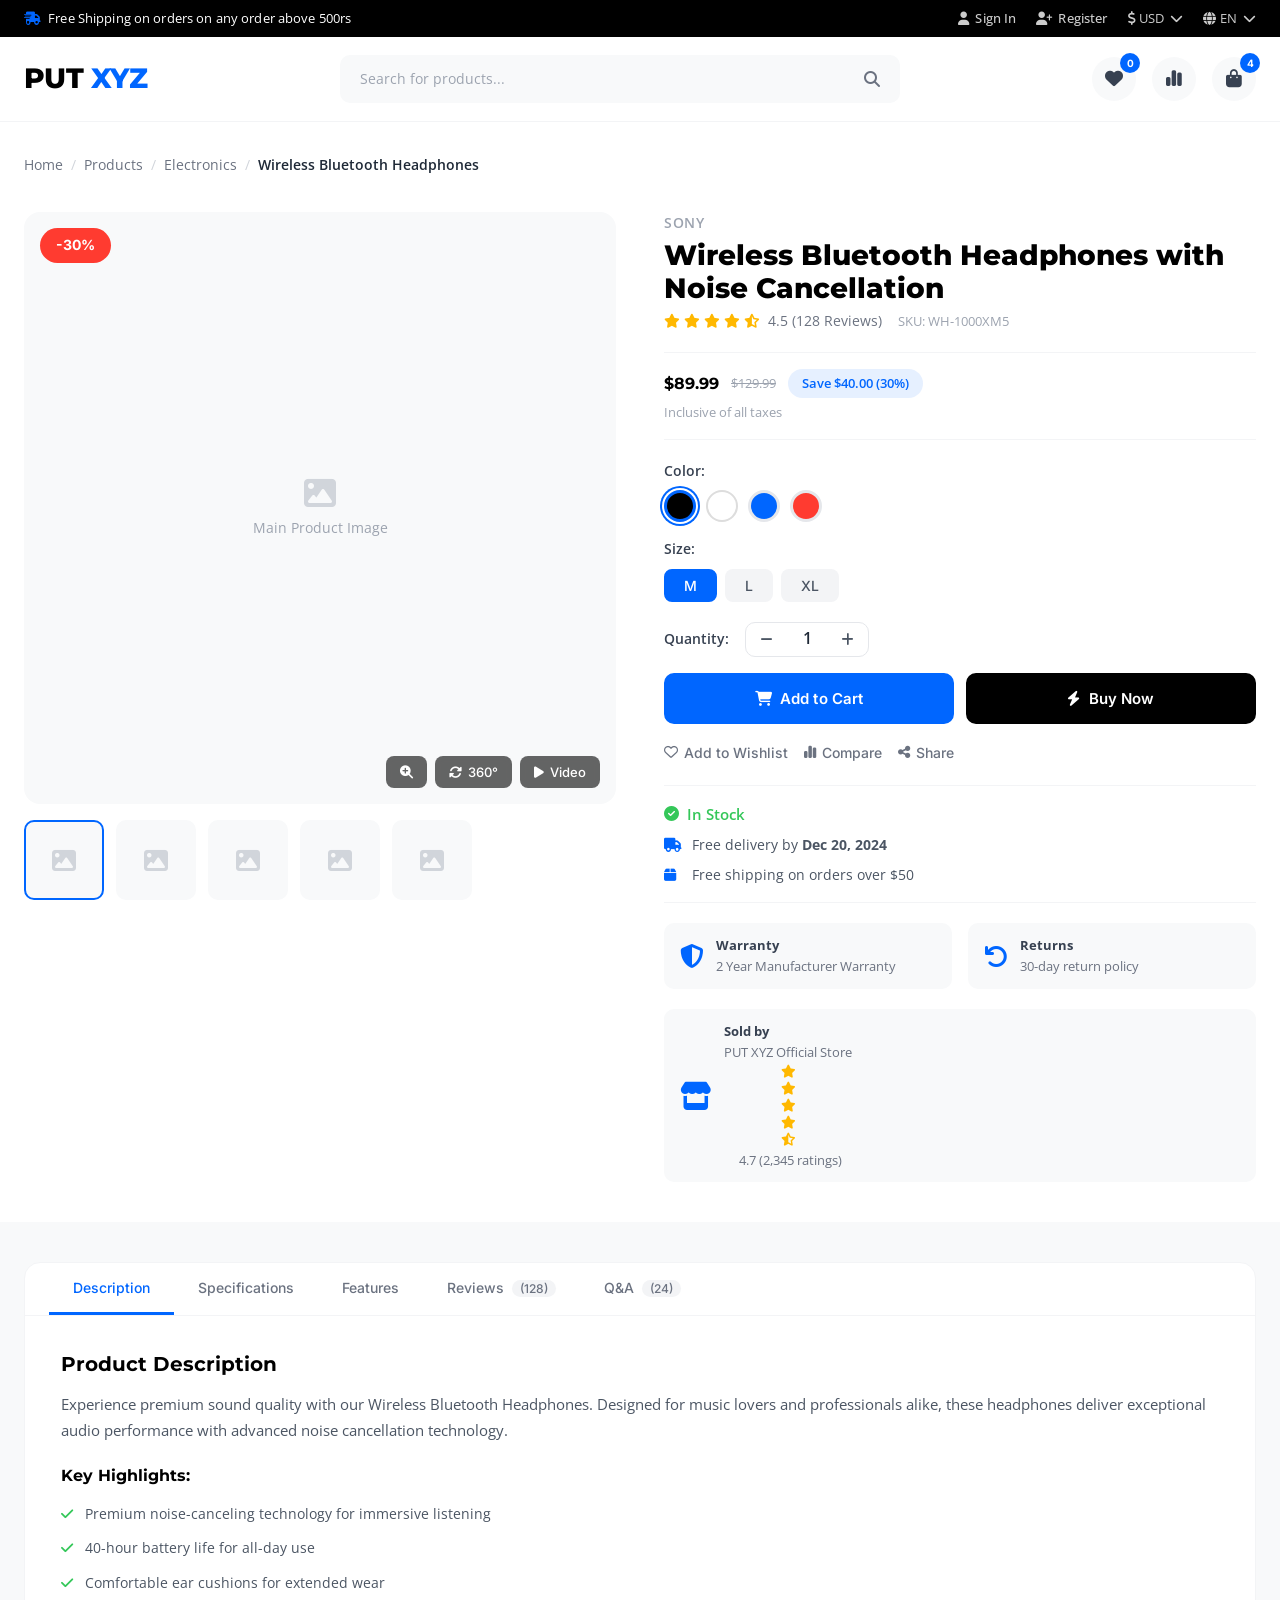
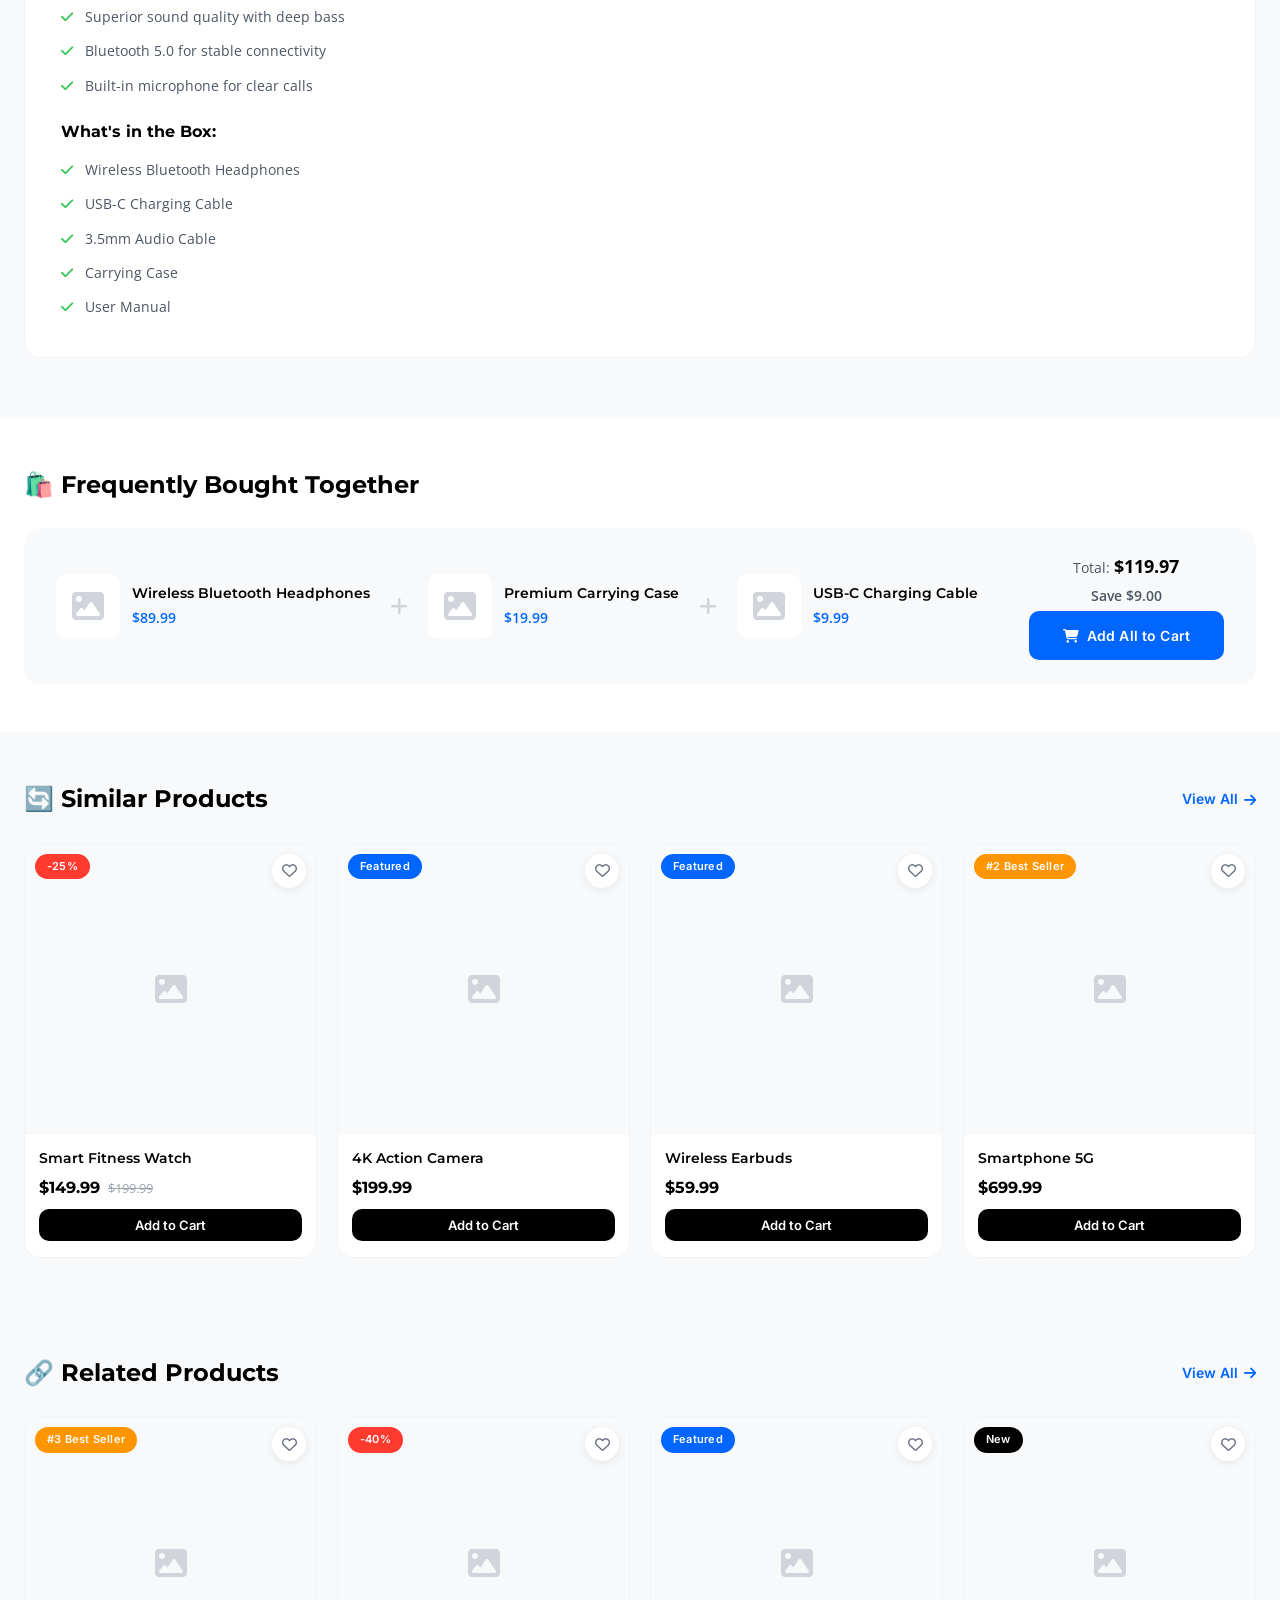
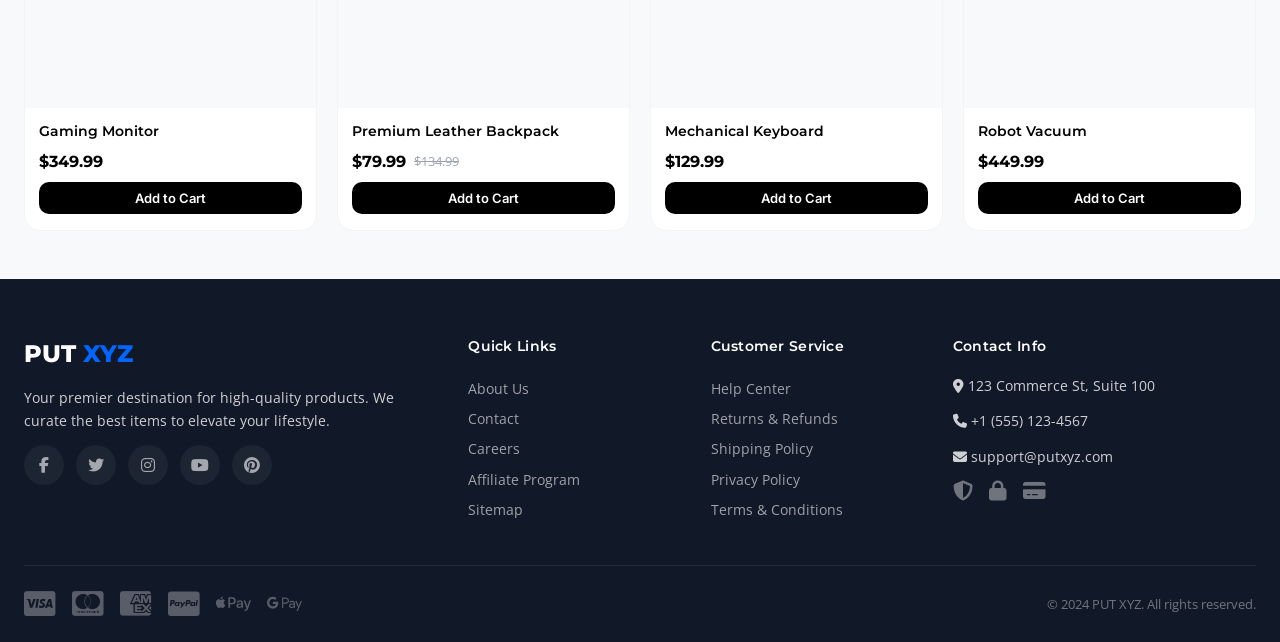
<file: product-detail.html>
<!DOCTYPE html>
<html lang="en">
<head>
    <meta charset="UTF-8" />
    <meta name="viewport" content="width=device-width, initial-scale=1.0" />
    <title>Product Details - PUT XYZ</title>
    
    <!-- Font Imports -->
    <link rel="preconnect" href="https://fonts.googleapis.com" />
    <link rel="preconnect" href="https://fonts.gstatic.com" crossorigin />
    <link href="https://fonts.googleapis.com/css2?family=Montserrat:wght@400;500;600;700;800&family=Open+Sans:wght@300;400;600;700&family=Inter:wght@400;500;600;700&display=swap" rel="stylesheet" />
    
    <!-- Font Awesome Icons -->
    <link rel="stylesheet" href="https://cdnjs.cloudflare.com/ajax/libs/font-awesome/6.4.0/css/all.min.css" />
    
    <!-- Custom CSS -->
    <link rel="stylesheet" href="product-detail.css" />
</head>
<body>
    <!-- ============================== -->
    <!--        TOP HEADER BAR          -->
    <!-- ============================== -->
    <div class="top-header">
        <div class="container">
            <div class="top-header-left">
                <span><i class="fas fa-shipping-fast"></i>Free Shipping on orders on any order above 500rs</span>
            </div>
            <div class="top-header-right">
                <a href="login.html"><i class="fas fa-user"></i> Sign In</a>
                <a href="register.html"><i class="fas fa-user-plus"></i> Register</a>
                <div class="currency-selector">
                    <span><i class="fas fa-dollar-sign"></i> USD</span>
                    <i class="fas fa-chevron-down"></i>
                </div>
                <div class="language-selector">
                    <span><i class="fas fa-globe"></i> EN</span>
                    <i class="fas fa-chevron-down"></i>
                </div>
            </div>
        </div>
    </div>

    <!-- ============================== -->
    <!--        MAIN HEADER / NAV       -->
    <!-- ============================== -->
    <header class="main-header">
        <div class="container">
            <div class="logo">
                <a href="index.html">
                    <h1>PUT <span>XYZ</span></h1>
                </a>
            </div>
            <div class="search-bar">
                <input type="text" placeholder="Search for products..." id="searchInput" />
                <button><i class="fas fa-search"></i></button>
            </div>
            <div class="header-actions">
                <a href="wishlist.html" class="action-icon">
                    <i class="fas fa-heart"></i>
                    <span class="badge">0</span>
                </a>
                <a href="compare.html" class="action-icon">
                    <i class="fas fa-chart-simple"></i>
                </a>
                <a href="cart.html" class="action-icon cart-icon">
                    <i class="fas fa-shopping-bag"></i>
                    <span class="badge cart-count">0</span>
                </a>
            </div>
        </div>
    </header>

    <!-- ============================== -->
    <!--     BREADCRUMB                 -->
    <!-- ============================== -->
    <section class="page-header">
        <div class="container">
            <div class="breadcrumb">
                <a href="index.html">Home</a>
                <span>/</span>
                <a href="products.html">Products</a>
                <span>/</span>
                <a href="products.html?category=electronics">Electronics</a>
                <span>/</span>
                <span class="active">Wireless Bluetooth Headphones</span>
            </div>
        </div>
    </section>

    <!-- ============================== -->
    <!--    PRODUCT DETAIL SECTION      -->
    <!-- ============================== -->
    <section class="product-detail-section">
        <div class="container">
            <div class="product-detail-wrapper">
                <!-- ======================================== -->
                <!-- PRODUCT IMAGES GALLERY                   -->
                <!-- ======================================== -->
                <div class="product-gallery">
                    <!-- Main Image -->
                    <div class="main-image">
                        <!-- IMAGE: product-1.jpg -->
                        <div class="image-placeholder">
                            <i class="fas fa-image"></i>
                            <span>Main Product Image</span>
                        </div>
                        <div class="image-actions">
                            <button class="zoom-btn" onclick="zoomImage()"><i class="fas fa-search-plus"></i></button>
                            <button class="view-360-btn" onclick="view360()"><i class="fas fa-sync-alt"></i> 360°</button>
                            <button class="video-btn" onclick="playVideo()"><i class="fas fa-play"></i> Video</button>
                        </div>
                        <span class="sale-badge">-30%</span>
                    </div>

                    <!-- Thumbnails -->
                    <div class="thumbnail-list">
                        <div class="thumbnail active">
                            <!-- IMAGE: product-1.jpg -->
                            <div class="thumb-placeholder"><i class="fas fa-image"></i></div>
                        </div>
                        <div class="thumbnail">
                            <!-- IMAGE: product-1a.jpg -->
                            <div class="thumb-placeholder"><i class="fas fa-image"></i></div>
                        </div>
                        <div class="thumbnail">
                            <!-- IMAGE: product-1b.jpg -->
                            <div class="thumb-placeholder"><i class="fas fa-image"></i></div>
                        </div>
                        <div class="thumbnail">
                            <!-- IMAGE: product-1c.jpg -->
                            <div class="thumb-placeholder"><i class="fas fa-image"></i></div>
                        </div>
                        <div class="thumbnail">
                            <!-- IMAGE: product-1d.jpg -->
                            <div class="thumb-placeholder"><i class="fas fa-image"></i></div>
                        </div>
                    </div>

                    <!-- Zoom Modal -->
                    <div class="zoom-modal" id="zoom-modal">
                        <div class="zoom-overlay" onclick="closeZoom()"></div>
                        <div class="zoom-content">
                            <button class="close-zoom" onclick="closeZoom()"><i class="fas fa-times"></i></button>
                            <!-- IMAGE: product-1.jpg -->
                            <div class="zoom-image"><i class="fas fa-image"></i></div>
                        </div>
                    </div>
                </div>

                <!-- ======================================== -->
                <!-- PRODUCT INFORMATION                      -->
                <!-- ======================================== -->
                <div class="product-info-detail">
                    <!-- Product Header -->
                    <div class="product-header">
                        <div class="product-brand">Sony</div>
                        <h1>Wireless Bluetooth Headphones with Noise Cancellation</h1>
                        <div class="product-meta">
                            <div class="product-rating">
                                <i class="fas fa-star"></i>
                                <i class="fas fa-star"></i>
                                <i class="fas fa-star"></i>
                                <i class="fas fa-star"></i>
                                <i class="fas fa-star-half-alt"></i>
                                <span>4.5 (128 Reviews)</span>
                            </div>
                            <span class="sku">SKU: WH-1000XM5</span>
                        </div>
                    </div>

                    <!-- Price Section -->
                    <div class="price-section">
                        <div class="prices">
                            <span class="current-price">$89.99</span>
                            <span class="original-price">$129.99</span>
                            <span class="discount-badge">Save $40.00 (30%)</span>
                        </div>
                        <div class="price-note">Inclusive of all taxes</div>
                    </div>

                    <!-- Variants -->
                    <div class="variants-section">
                        <!-- Color Selection -->
                        <div class="variant-group">
                            <label>Color:</label>
                            <div class="color-options">
                                <button class="color-btn active" style="background: #000000;" title="Black"></button>
                                <button class="color-btn" style="background: #FFFFFF; border: 2px solid #ddd;" title="White"></button>
                                <button class="color-btn" style="background: #0066FF;" title="Blue"></button>
                                <button class="color-btn" style="background: #FF3B30;" title="Red"></button>
                            </div>
                        </div>

                        <!-- Size Selection -->
                        <div class="variant-group">
                            <label>Size:</label>
                            <div class="size-options">
                                <button class="size-btn active">M</button>
                                <button class="size-btn">L</button>
                                <button class="size-btn">XL</button>
                            </div>
                        </div>
                    </div>

                    <!-- Quantity & Actions -->
                    <div class="action-section">
                        <div class="quantity-selector">
                            <label>Quantity:</label>
                            <div class="qty-controls">
                                <button onclick="updateQty(-1)"><i class="fas fa-minus"></i></button>
                                <span id="qty-display">1</span>
                                <button onclick="updateQty(1)"><i class="fas fa-plus"></i></button>
                            </div>
                        </div>

                        <div class="action-buttons">
                            <button class="btn btn-primary btn-add-to-cart" onclick="addToCartDetail()">
                                <i class="fas fa-shopping-cart"></i> Add to Cart
                            </button>
                            <button class="btn btn-buy-now" onclick="buyNow()">
                                <i class="fas fa-bolt"></i> Buy Now
                            </button>
                        </div>

                        <div class="action-secondary">
                            <button class="btn-wishlist-detail" onclick="toggleWishlistDetail()">
                                <i class="far fa-heart"></i> Add to Wishlist
                            </button>
                            <button class="btn-compare-detail" onclick="addToCompareDetail()">
                                <i class="fas fa-chart-simple"></i> Compare
                            </button>
                            <button class="btn-share" onclick="shareProduct()">
                                <i class="fas fa-share-alt"></i> Share
                            </button>
                        </div>
                    </div>

                    <!-- Stock & Delivery -->
                    <div class="stock-delivery">
                        <div class="stock-status in-stock">
                            <i class="fas fa-check-circle"></i> In Stock
                        </div>
                        <div class="delivery-info">
                            <i class="fas fa-truck"></i> 
                            <span>Free delivery by <strong>Dec 20, 2024</strong></span>
                        </div>
                        <div class="shipping-info">
                            <i class="fas fa-box"></i> 
                            <span>Free shipping on orders over $50</span>
                        </div>
                    </div>

                    <!-- Warranty & Returns -->
                    <div class="warranty-returns">
                        <div class="warranty">
                            <i class="fas fa-shield-alt"></i>
                            <div>
                                <strong>Warranty</strong>
                                <span>2 Year Manufacturer Warranty</span>
                            </div>
                        </div>
                        <div class="returns">
                            <i class="fas fa-undo"></i>
                            <div>
                                <strong>Returns</strong>
                                <span>30-day return policy</span>
                            </div>
                        </div>
                    </div>

                    <!-- Seller Information -->
                    <div class="seller-info">
                        <i class="fas fa-store"></i>
                        <div>
                            <strong>Sold by</strong>
                            <span>PUT XYZ Official Store</span>
                            <div class="seller-rating">
                                <i class="fas fa-star"></i>
                                <i class="fas fa-star"></i>
                                <i class="fas fa-star"></i>
                                <i class="fas fa-star"></i>
                                <i class="fas fa-star-half-alt"></i>
                                <span>4.7 (2,345 ratings)</span>
                            </div>
                        </div>
                    </div>
                </div>
            </div>
        </div>
    </section>

    <!-- ============================== -->
    <!--    PRODUCT TABS SECTION        -->
    <!-- ============================== -->
    <section class="product-tabs-section">
        <div class="container">
            <div class="tabs-wrapper">
                <!-- Tab Navigation -->
                <div class="tab-nav">
                    <button class="tab-btn active" data-tab="description">Description</button>
                    <button class="tab-btn" data-tab="specifications">Specifications</button>
                    <button class="tab-btn" data-tab="features">Features</button>
                    <button class="tab-btn" data-tab="reviews">Reviews <span class="tab-count">(128)</span></button>
                    <button class="tab-btn" data-tab="qa">Q&A <span class="tab-count">(24)</span></button>
                </div>

                <!-- Tab Content -->
                <div class="tab-content-wrapper">
                    <!-- Description Tab -->
                    <div id="tab-description" class="tab-content active">
                        <div class="description-content">
                            <h3>Product Description</h3>
                            <p>Experience premium sound quality with our Wireless Bluetooth Headphones. Designed for music lovers and professionals alike, these headphones deliver exceptional audio performance with advanced noise cancellation technology.</p>
                            
                            <h4>Key Highlights:</h4>
                            <ul>
                                <li>Premium noise-canceling technology for immersive listening</li>
                                <li>40-hour battery life for all-day use</li>
                                <li>Comfortable ear cushions for extended wear</li>
                                <li>Superior sound quality with deep bass</li>
                                <li>Bluetooth 5.0 for stable connectivity</li>
                                <li>Built-in microphone for clear calls</li>
                            </ul>

                            <h4>What's in the Box:</h4>
                            <ul>
                                <li>Wireless Bluetooth Headphones</li>
                                <li>USB-C Charging Cable</li>
                                <li>3.5mm Audio Cable</li>
                                <li>Carrying Case</li>
                                <li>User Manual</li>
                            </ul>
                        </div>
                    </div>

                    <!-- Specifications Tab -->
                    <div id="tab-specifications" class="tab-content">
                        <div class="specifications-content">
                            <h3>Technical Specifications</h3>
                            <table class="specs-table">
                                <tr>
                                    <td>Brand</td>
                                    <td>Sony</td>
                                </tr>
                                <tr>
                                    <td>Model</td>
                                    <td>WH-1000XM5</td>
                                </tr>
                                <tr>
                                    <td>Type</td>
                                    <td>Over-Ear Headphones</td>
                                </tr>
                                <tr>
                                    <td>Connectivity</td>
                                    <td>Bluetooth 5.0, 3.5mm Jack</td>
                                </tr>
                                <tr>
                                    <td>Battery Life</td>
                                    <td>40 Hours</td>
                                </tr>
                                <tr>
                                    <td>Charging Time</td>
                                    <td>3 Hours</td>
                                </tr>
                                <tr>
                                    <td>Noise Cancellation</td>
                                    <td>Active Noise Cancellation</td>
                                </tr>
                                <tr>
                                    <td>Frequency Response</td>
                                    <td>20Hz - 20,000Hz</td>
                                </tr>
                                <tr>
                                    <td>Weight</td>
                                    <td>250g</td>
                                </tr>
                                <tr>
                                    <td>Color Options</td>
                                    <td>Black, White, Blue, Red</td>
                                </tr>
                            </table>
                        </div>
                    </div>

                    <!-- Features Tab -->
                    <div id="tab-features" class="tab-content">
                        <div class="features-content">
                            <h3>Product Features</h3>
                            <div class="features-grid">
                                <div class="feature-item">
                                    <i class="fas fa-headphones"></i>
                                    <h4>Premium Sound Quality</h4>
                                    <p>Experience crystal-clear audio with deep bass and balanced mids</p>
                                </div>
                                <div class="feature-item">
                                    <i class="fas fa-microphone"></i>
                                    <h4>Noise Cancellation</h4>
                                    <p>Advanced ANC technology blocks out ambient noise</p>
                                </div>
                                <div class="feature-item">
                                    <i class="fas fa-battery-full"></i>
                                    <h4>Long Battery Life</h4>
                                    <p>Up to 40 hours of playtime on a single charge</p>
                                </div>
                                <div class="feature-item">
                                    <i class="fas fa-bluetooth"></i>
                                    <h4>Bluetooth 5.0</h4>
                                    <p>Stable connection with extended range</p>
                                </div>
                                <div class="feature-item">
                                    <i class="fas fa-user-check"></i>
                                    <h4>Comfort Fit</h4>
                                    <p>Ergonomic design with soft ear cushions</p>
                                </div>
                                <div class="feature-item">
                                    <i class="fas fa-music"></i>
                                    <h4>High-Resolution Audio</h4>
                                    <p>Supports high-quality audio formats</p>
                                </div>
                            </div>
                        </div>
                    </div>

                    <!-- Reviews Tab -->
                    <div id="tab-reviews" class="tab-content">
                        <div class="reviews-content">
                            <div class="reviews-summary">
                                <div class="overall-rating">
                                    <span class="rating-number">4.5</span>
                                    <div class="rating-stars">
                                        <i class="fas fa-star"></i>
                                        <i class="fas fa-star"></i>
                                        <i class="fas fa-star"></i>
                                        <i class="fas fa-star"></i>
                                        <i class="fas fa-star-half-alt"></i>
                                    </div>
                                    <span class="rating-count">Based on 128 reviews</span>
                                </div>
                                <div class="rating-breakdown">
                                    <div class="rating-bar">
                                        <span>5 ★</span>
                                        <div class="bar"><div class="fill" style="width: 75%;"></div></div>
                                        <span>75%</span>
                                    </div>
                                    <div class="rating-bar">
                                        <span>4 ★</span>
                                        <div class="bar"><div class="fill" style="width: 15%;"></div></div>
                                        <span>15%</span>
                                    </div>
                                    <div class="rating-bar">
                                        <span>3 ★</span>
                                        <div class="bar"><div class="fill" style="width: 6%;"></div></div>
                                        <span>6%</span>
                                    </div>
                                    <div class="rating-bar">
                                        <span>2 ★</span>
                                        <div class="bar"><div class="fill" style="width: 3%;"></div></div>
                                        <span>3%</span>
                                    </div>
                                    <div class="rating-bar">
                                        <span>1 ★</span>
                                        <div class="bar"><div class="fill" style="width: 1%;"></div></div>
                                        <span>1%</span>
                                    </div>
                                </div>
                            </div>

                            <div class="reviews-list">
                                <div class="review-card">
                                    <div class="review-header">
                                        <div class="reviewer-info">
                                            <div class="reviewer-avatar">JD</div>
                                            <div>
                                                <span class="reviewer-name">John Doe</span>
                                                <span class="verified-badge"><i class="fas fa-check-circle"></i> Verified Purchase</span>
                                            </div>
                                        </div>
                                        <div class="review-rating">
                                            <i class="fas fa-star"></i>
                                            <i class="fas fa-star"></i>
                                            <i class="fas fa-star"></i>
                                            <i class="fas fa-star"></i>
                                            <i class="fas fa-star"></i>
                                        </div>
                                    </div>
                                    <h4>Amazing Sound Quality!</h4>
                                    <p>These headphones are incredible. The noise cancellation is top-notch and the battery life is amazing. I use them every day for work and they never disappoint.</p>
                                    <div class="review-footer">
                                        <span class="review-date">December 15, 2024</span>
                                        <div class="review-actions">
                                            <button class="helpful-btn"><i class="far fa-thumbs-up"></i> Helpful (34)</button>
                                            <button class="report-btn"><i class="far fa-flag"></i> Report</button>
                                        </div>
                                    </div>
                                </div>

                                <div class="review-card">
                                    <div class="review-header">
                                        <div class="reviewer-info">
                                            <div class="reviewer-avatar">SM</div>
                                            <div>
                                                <span class="reviewer-name">Sarah Miller</span>
                                                <span class="verified-badge"><i class="fas fa-check-circle"></i> Verified Purchase</span>
                                            </div>
                                        </div>
                                        <div class="review-rating">
                                            <i class="fas fa-star"></i>
                                            <i class="fas fa-star"></i>
                                            <i class="fas fa-star"></i>
                                            <i class="fas fa-star"></i>
                                            <i class="fas fa-star-half-alt"></i>
                                        </div>
                                    </div>
                                    <h4>Great for travel</h4>
                                    <p>Perfect for long flights. The noise cancellation blocks out engine noise effectively. Comfortable for hours of use. Highly recommend!</p>
                                    <div class="review-footer">
                                        <span class="review-date">December 10, 2024</span>
                                        <div class="review-actions">
                                            <button class="helpful-btn"><i class="far fa-thumbs-up"></i> Helpful (28)</button>
                                            <button class="report-btn"><i class="far fa-flag"></i> Report</button>
                                        </div>
                                    </div>
                                </div>
                            </div>

                            <button class="btn-load-more">Load More Reviews</button>
                        </div>
                    </div>

                    <!-- Q&A Tab -->
                    <div id="tab-qa" class="tab-content">
                        <div class="qa-content">
                            <div class="qa-header">
                                <h3>Customer Questions & Answers</h3>
                                <button class="btn-ask-question" onclick="askQuestion()"><i class="fas fa-question"></i> Ask a Question</button>
                            </div>
                            <div class="qa-list">
                                <div class="qa-item">
                                    <div class="qa-question">
                                        <i class="fas fa-question-circle"></i>
                                        <div>
                                            <h4>Does this work with iPhone?</h4>
                                            <span class="qa-author">Asked by Mark R. on Dec 10, 2024</span>
                                        </div>
                                    </div>
                                    <div class="qa-answer">
                                        <i class="fas fa-answer"></i>
                                        <div>
                                            <p>Yes, these headphones are compatible with iPhone and all Bluetooth-enabled devices.</p>
                                            <span class="qa-author">Answered by PUT XYZ Support on Dec 12, 2024</span>
                                        </div>
                                    </div>
                                </div>
                                <div class="qa-item">
                                    <div class="qa-question">
                                        <i class="fas fa-question-circle"></i>
                                        <div>
                                            <h4>How long does the battery last?</h4>
                                            <span class="qa-author">Asked by Lisa T. on Dec 8, 2024</span>
                                        </div>
                                    </div>
                                    <div class="qa-answer">
                                        <i class="fas fa-answer"></i>
                                        <div>
                                            <p>The headphones provide up to 40 hours of battery life on a single charge with noise cancellation enabled.</p>
                                            <span class="qa-author">Answered by PUT XYZ Support on Dec 9, 2024</span>
                                        </div>
                                    </div>
                                </div>
                            </div>
                        </div>
                    </div>
                </div>
            </div>
        </div>
    </section>

    <!-- ============================== -->
    <!--    FREQUENTLY BOUGHT TOGETHER  -->
    <!-- ============================== -->
    <section class="frequently-bought">
        <div class="container">
            <div class="section-header">
                <h2>🛍️ Frequently Bought Together</h2>
            </div>
            <div class="fbt-grid">
                <div class="fbt-item">
                    <div class="fbt-image">
                        <!-- IMAGE: product-1.jpg -->
                        <div class="image-placeholder"><i class="fas fa-image"></i></div>
                    </div>
                    <div class="fbt-info">
                        <h4>Wireless Bluetooth Headphones</h4>
                        <span class="fbt-price">$89.99</span>
                    </div>
                </div>
                <div class="fbt-plus"><i class="fas fa-plus"></i></div>
                <div class="fbt-item">
                    <div class="fbt-image">
                        <!-- IMAGE: accessory-1.jpg -->
                        <div class="image-placeholder"><i class="fas fa-image"></i></div>
                    </div>
                    <div class="fbt-info">
                        <h4>Premium Carrying Case</h4>
                        <span class="fbt-price">$19.99</span>
                    </div>
                </div>
                <div class="fbt-plus"><i class="fas fa-plus"></i></div>
                <div class="fbt-item">
                    <div class="fbt-image">
                        <!-- IMAGE: accessory-2.jpg -->
                        <div class="image-placeholder"><i class="fas fa-image"></i></div>
                    </div>
                    <div class="fbt-info">
                        <h4>USB-C Charging Cable</h4>
                        <span class="fbt-price">$9.99</span>
                    </div>
                </div>
                <div class="fbt-total">
                    <span>Total: <strong>$119.97</strong></span>
                    <span class="fbt-savings">Save $9.00</span>
                    <button class="btn btn-primary" onclick="addBundleToCart()">
                        <i class="fas fa-shopping-cart"></i> Add All to Cart
                    </button>
                </div>
            </div>
        </div>
    </section>

    <!-- ============================== -->
    <!--    SIMILAR PRODUCTS            -->
    <!-- ============================== -->
    <section class="similar-products">
        <div class="container">
            <div class="section-header">
                <h2>🔄 Similar Products</h2>
                <a href="products.html" class="view-all">View All <i class="fas fa-arrow-right"></i></a>
            </div>
            <div class="product-grid">
                <div class="product-card" onclick="openProductDetail(2)">
                    <div class="product-image">
                        <!-- IMAGE: product-2.jpg -->
                        <div class="image-placeholder"><i class="fas fa-image"></i></div>
                        <span class="sale-badge">-25%</span>
                        <button class="wishlist-btn" onclick="event.stopPropagation();"><i class="far fa-heart"></i></button>
                    </div>
                    <div class="product-info">
                        <h3 class="product-title">Smart Fitness Watch</h3>
                        <div class="product-price">
                            <span class="current-price">$149.99</span>
                            <span class="original-price">$199.99</span>
                        </div>
                        <button class="add-to-cart-btn" onclick="event.stopPropagation();">Add to Cart</button>
                    </div>
                </div>
                <div class="product-card" onclick="openProductDetail(5)">
                    <div class="product-image">
                        <!-- IMAGE: product-5.jpg -->
                        <div class="image-placeholder"><i class="fas fa-image"></i></div>
                        <span class="featured-badge">Featured</span>
                        <button class="wishlist-btn" onclick="event.stopPropagation();"><i class="far fa-heart"></i></button>
                    </div>
                    <div class="product-info">
                        <h3 class="product-title">4K Action Camera</h3>
                        <div class="product-price">
                            <span class="current-price">$199.99</span>
                        </div>
                        <button class="add-to-cart-btn" onclick="event.stopPropagation();">Add to Cart</button>
                    </div>
                </div>
                <div class="product-card" onclick="openProductDetail(8)">
                    <div class="product-image">
                        <!-- IMAGE: product-8.jpg -->
                        <div class="image-placeholder"><i class="fas fa-image"></i></div>
                        <span class="featured-badge">Featured</span>
                        <button class="wishlist-btn" onclick="event.stopPropagation();"><i class="far fa-heart"></i></button>
                    </div>
                    <div class="product-info">
                        <h3 class="product-title">Wireless Earbuds</h3>
                        <div class="product-price">
                            <span class="current-price">$59.99</span>
                        </div>
                        <button class="add-to-cart-btn" onclick="event.stopPropagation();">Add to Cart</button>
                    </div>
                </div>
                <div class="product-card" onclick="openProductDetail(10)">
                    <div class="product-image">
                        <!-- IMAGE: product-10.jpg -->
                        <div class="image-placeholder"><i class="fas fa-image"></i></div>
                        <span class="bestseller-badge">#2 Best Seller</span>
                        <button class="wishlist-btn" onclick="event.stopPropagation();"><i class="far fa-heart"></i></button>
                    </div>
                    <div class="product-info">
                        <h3 class="product-title">Smartphone 5G</h3>
                        <div class="product-price">
                            <span class="current-price">$699.99</span>
                        </div>
                        <button class="add-to-cart-btn" onclick="event.stopPropagation();">Add to Cart</button>
                    </div>
                </div>
            </div>
        </div>
    </section>

    <!-- ============================== -->
    <!--    RELATED PRODUCTS            -->
    <!-- ============================== -->
    <section class="related-products">
        <div class="container">
            <div class="section-header">
                <h2>🔗 Related Products</h2>
                <a href="products.html" class="view-all">View All <i class="fas fa-arrow-right"></i></a>
            </div>
            <div class="product-grid">
                <div class="product-card" onclick="openProductDetail(11)">
                    <div class="product-image">
                        <!-- IMAGE: product-11.jpg -->
                        <div class="image-placeholder"><i class="fas fa-image"></i></div>
                        <span class="bestseller-badge">#3 Best Seller</span>
                        <button class="wishlist-btn" onclick="event.stopPropagation();"><i class="far fa-heart"></i></button>
                    </div>
                    <div class="product-info">
                        <h3 class="product-title">Gaming Monitor</h3>
                        <div class="product-price">
                            <span class="current-price">$349.99</span>
                        </div>
                        <button class="add-to-cart-btn" onclick="event.stopPropagation();">Add to Cart</button>
                    </div>
                </div>
                <div class="product-card" onclick="openProductDetail(3)">
                    <div class="product-image">
                        <!-- IMAGE: product-3.jpg -->
                        <div class="image-placeholder"><i class="fas fa-image"></i></div>
                        <span class="sale-badge">-40%</span>
                        <button class="wishlist-btn" onclick="event.stopPropagation();"><i class="far fa-heart"></i></button>
                    </div>
                    <div class="product-info">
                        <h3 class="product-title">Premium Leather Backpack</h3>
                        <div class="product-price">
                            <span class="current-price">$79.99</span>
                            <span class="original-price">$134.99</span>
                        </div>
                        <button class="add-to-cart-btn" onclick="event.stopPropagation();">Add to Cart</button>
                    </div>
                </div>
                <div class="product-card" onclick="openProductDetail(6)">
                    <div class="product-image">
                        <!-- IMAGE: product-6.jpg -->
                        <div class="image-placeholder"><i class="fas fa-image"></i></div>
                        <span class="featured-badge">Featured</span>
                        <button class="wishlist-btn" onclick="event.stopPropagation();"><i class="far fa-heart"></i></button>
                    </div>
                    <div class="product-info">
                        <h3 class="product-title">Mechanical Keyboard</h3>
                        <div class="product-price">
                            <span class="current-price">$129.99</span>
                        </div>
                        <button class="add-to-cart-btn" onclick="event.stopPropagation();">Add to Cart</button>
                    </div>
                </div>
                <div class="product-card" onclick="openProductDetail(14)">
                    <div class="product-image">
                        <!-- IMAGE: product-14.jpg -->
                        <div class="image-placeholder"><i class="fas fa-image"></i></div>
                        <span class="new-badge">New</span>
                        <button class="wishlist-btn" onclick="event.stopPropagation();"><i class="far fa-heart"></i></button>
                    </div>
                    <div class="product-info">
                        <h3 class="product-title">Robot Vacuum</h3>
                        <div class="product-price">
                            <span class="current-price">$449.99</span>
                        </div>
                        <button class="add-to-cart-btn" onclick="event.stopPropagation();">Add to Cart</button>
                    </div>
                </div>
            </div>
        </div>
    </section>

    <!-- ============================== -->
    <!--        FOOTER                  -->
    <!-- ============================== -->
    <footer class="footer">
        <div class="container">
            <div class="footer-grid">
                <div class="footer-column">
                    <h3>PUT <span>XYZ</span></h3>
                    <p>Your premier destination for high-quality products. We curate the best items to elevate your lifestyle.</p>
                    <div class="social-links">
                        <a href="#"><i class="fab fa-facebook-f"></i></a>
                        <a href="#"><i class="fab fa-twitter"></i></a>
                        <a href="#"><i class="fab fa-instagram"></i></a>
                        <a href="#"><i class="fab fa-youtube"></i></a>
                        <a href="#"><i class="fab fa-pinterest"></i></a>
                    </div>
                </div>
                <div class="footer-column">
                    <h4>Quick Links</h4>
                    <a href="#">About Us</a>
                    <a href="#">Contact</a>
                    <a href="#">Careers</a>
                    <a href="#">Affiliate Program</a>
                    <a href="#">Sitemap</a>
                </div>
                <div class="footer-column">
                    <h4>Customer Service</h4>
                    <a href="#">Help Center</a>
                    <a href="#">Returns & Refunds</a>
                    <a href="#">Shipping Policy</a>
                    <a href="#">Privacy Policy</a>
                    <a href="#">Terms & Conditions</a>
                </div>
                <div class="footer-column">
                    <h4>Contact Info</h4>
                    <p><i class="fas fa-map-marker-alt"></i> 123 Commerce St, Suite 100</p>
                    <p><i class="fas fa-phone"></i> +1 (555) 123-4567</p>
                    <p><i class="fas fa-envelope"></i> support@putxyz.com</p>
                    <div class="trust-badges">
                        <i class="fas fa-shield-alt"></i>
                        <i class="fas fa-lock"></i>
                        <i class="fas fa-credit-card"></i>
                    </div>
                </div>
            </div>
            <div class="footer-bottom">
                <div class="payment-icons">
                    <i class="fab fa-cc-visa"></i>
                    <i class="fab fa-cc-mastercard"></i>
                    <i class="fab fa-cc-amex"></i>
                    <i class="fab fa-cc-paypal"></i>
                    <i class="fab fa-apple-pay"></i>
                    <i class="fab fa-google-pay"></i>
                </div>
                <p>&copy; 2024 PUT XYZ. All rights reserved.</p>
            </div>
        </div>
    </footer>

    <!-- ============================== -->
    <!--        JAVASCRIPT              -->
    <!-- ============================== -->
    <script src="main.js"></script>
</body>
</html>
</file>
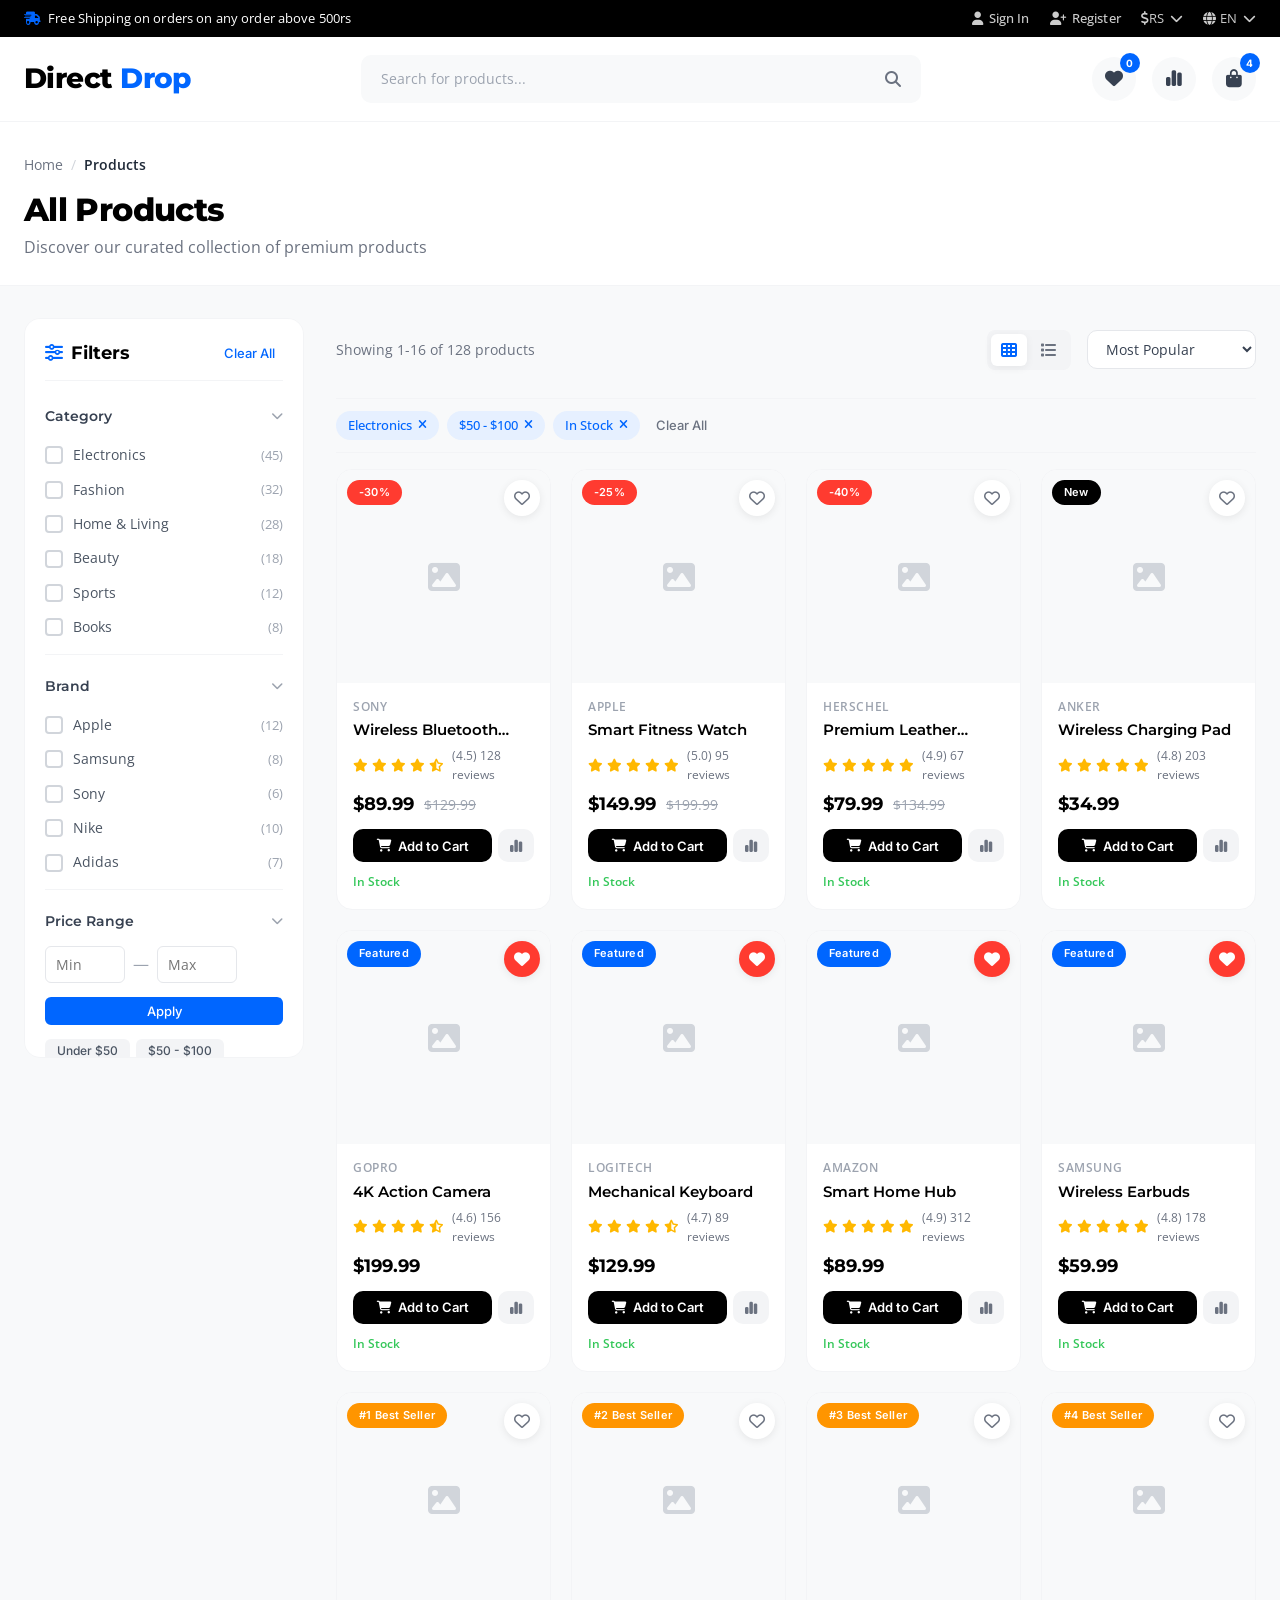
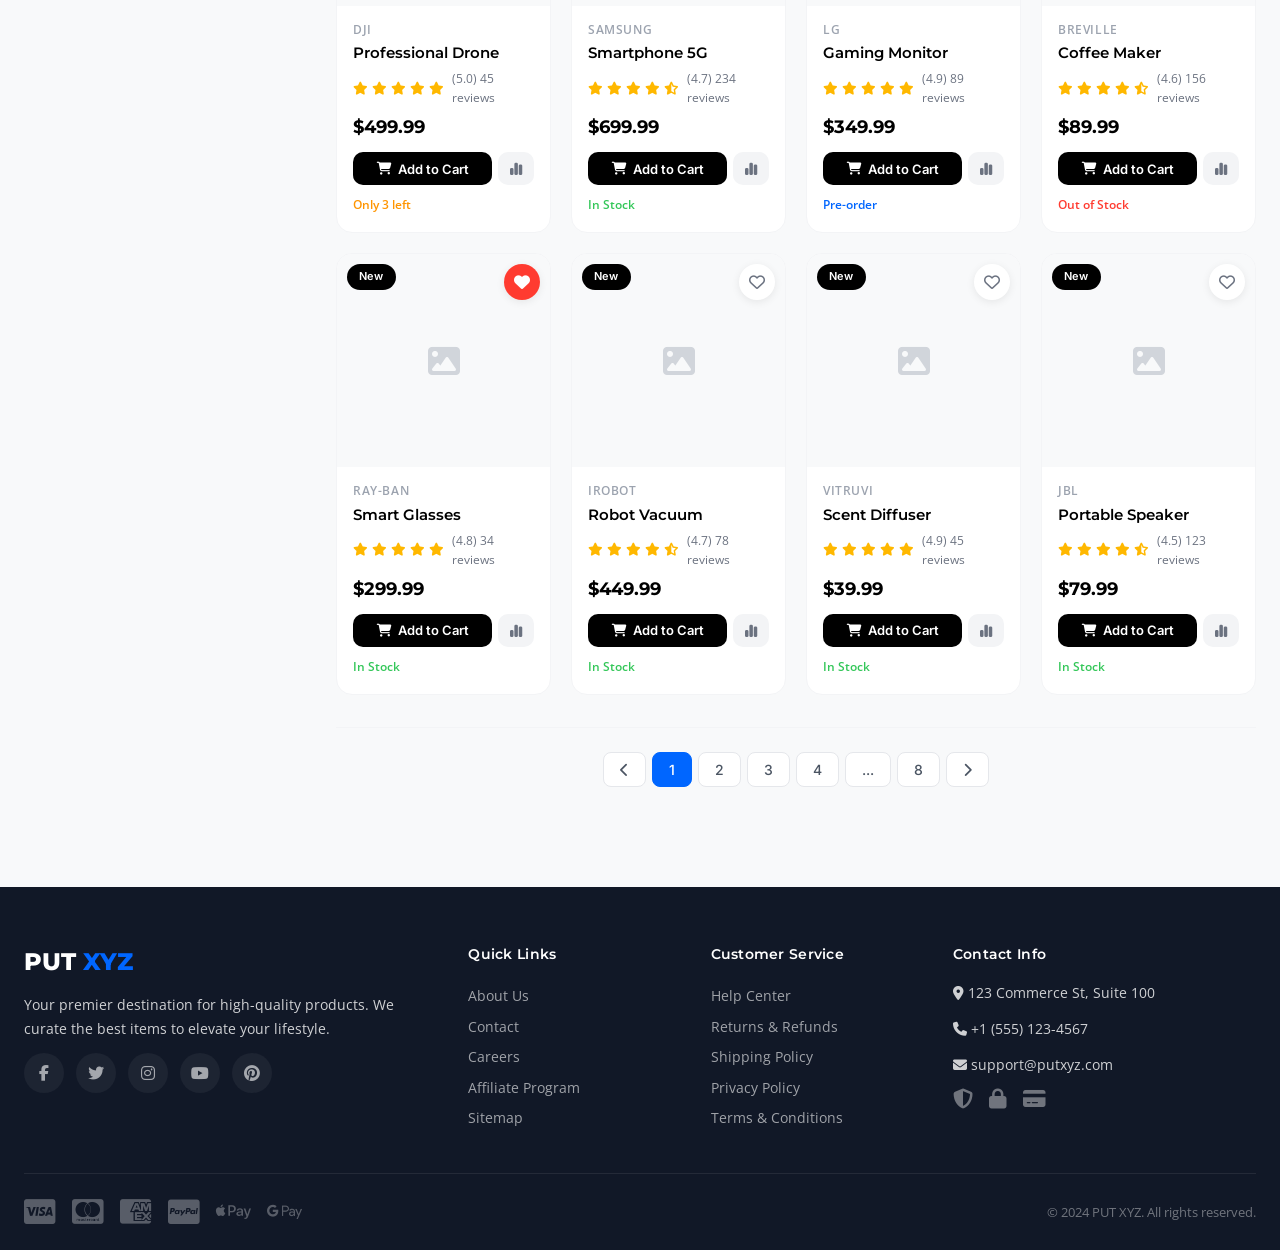
<file: products.html>
<!DOCTYPE html>
<html lang="en">
<head>
    <meta charset="UTF-8" />
    <meta name="viewport" content="width=device-width, initial-scale=1.0" />
    <title>Products - PUT XYZ</title>
    
    <!-- Font Imports -->
    <link rel="preconnect" href="https://fonts.googleapis.com" />
    <link rel="preconnect" href="https://fonts.gstatic.com" crossorigin />
    <link href="https://fonts.googleapis.com/css2?family=Montserrat:wght@400;500;600;700;800&family=Open+Sans:wght@300;400;600;700&family=Inter:wght@400;500;600;700&display=swap" rel="stylesheet" />
    
    <!-- Font Awesome Icons -->
    <link rel="stylesheet" href="https://cdnjs.cloudflare.com/ajax/libs/font-awesome/6.4.0/css/all.min.css" />
    
    <!-- Custom CSS -->
    <link rel="stylesheet" href="products.css" />
</head>
<body>
    <!-- ============================== -->
    <!--        TOP HEADER BAR          -->
    <!-- ============================== -->
    <div class="top-header">
        <div class="container">
            <div class="top-header-left">
                <span><i class="fas fa-shipping-fast"></i> Free Shipping on orders on any order above 500rs</span>
            </div>
            <div class="top-header-right">
                <a href="login.html"><i class="fas fa-user"></i> Sign In</a>
                <a href="register.html"><i class="fas fa-user-plus"></i> Register</a>
                <div class="currency-selector">
                    <span><i class="fas fa-dollar-sign"></i>RS</span>
                    <i class="fas fa-chevron-down"></i>
                </div>
                <div class="language-selector">
                    <span><i class="fas fa-globe"></i> EN</span>
                    <i class="fas fa-chevron-down"></i>
                </div>
            </div>
        </div>
    </div>

    <!-- ============================== -->
    <!--        MAIN HEADER / NAV       -->
    <!-- ============================== -->
    <header class="main-header">
        <div class="container">
            <div class="logo">
                <a href="index.html">
                    <h1>Direct <span>Drop</span></h1>
                </a>
            </div>
            <div class="search-bar">
                <input type="text" placeholder="Search for products..." id="searchInput" />
                <button><i class="fas fa-search"></i></button>
            </div>
            <div class="header-actions">
                <a href="wishlist.html" class="action-icon">
                    <i class="fas fa-heart"></i>
                    <span class="badge">0</span>
                </a>
                <a href="compare.html" class="action-icon">
                    <i class="fas fa-chart-simple"></i>
                </a>
                <a href="cart.html" class="action-icon cart-icon">
                    <i class="fas fa-shopping-bag"></i>
                    <span class="badge cart-count">0</span>
                </a>
            </div>
        </div>
    </header>

    <!-- ============================== -->
    <!--     BREADCRUMB / PAGE TITLE    -->
    <!-- ============================== -->
    <section class="page-header">
        <div class="container">
            <div class="breadcrumb">
                <a href="index.html">Home</a>
                <span>/</span>
                <a href="products.html" class="active">Products</a>
            </div>
            <h1>All Products</h1>
            <p>Discover our curated collection of premium products</p>
        </div>
    </section>

    <!-- ============================== -->
    <!--      PRODUCTS SECTION          -->
    <!-- ============================== -->
    <section class="products-section">
        <div class="container">
            <div class="products-layout">
                <!-- ======================================== -->
                <!-- SIDEBAR FILTERS                         -->
                <!-- ======================================== -->
                <aside class="filter-sidebar">
                    <!-- Close Filter Button (Mobile) -->
                    <button class="close-filters" onclick="closeFilters()"><i class="fas fa-times"></i></button>

                    <!-- Filter Header -->
                    <div class="filter-header">
                        <h3><i class="fas fa-sliders-h"></i> Filters</h3>
                        <button class="clear-filters" onclick="clearFilters()">Clear All</button>
                    </div>

                    <!-- Category Filter -->
                    <div class="filter-group">
                        <h4 onclick="toggleFilter(this)">Category <i class="fas fa-chevron-down"></i></h4>
                        <div class="filter-options">
                            <label class="filter-checkbox">
                                <input type="checkbox" />
                                <span class="checkmark"></span>
                                Electronics <span class="count">(45)</span>
                            </label>
                            <label class="filter-checkbox">
                                <input type="checkbox" />
                                <span class="checkmark"></span>
                                Fashion <span class="count">(32)</span>
                            </label>
                            <label class="filter-checkbox">
                                <input type="checkbox" />
                                <span class="checkmark"></span>
                                Home & Living <span class="count">(28)</span>
                            </label>
                            <label class="filter-checkbox">
                                <input type="checkbox" />
                                <span class="checkmark"></span>
                                Beauty <span class="count">(18)</span>
                            </label>
                            <label class="filter-checkbox">
                                <input type="checkbox" />
                                <span class="checkmark"></span>
                                Sports <span class="count">(12)</span>
                            </label>
                            <label class="filter-checkbox">
                                <input type="checkbox" />
                                <span class="checkmark"></span>
                                Books <span class="count">(8)</span>
                            </label>
                        </div>
                    </div>

                    <!-- Brand Filter -->
                    <div class="filter-group">
                        <h4 onclick="toggleFilter(this)">Brand <i class="fas fa-chevron-down"></i></h4>
                        <div class="filter-options">
                            <label class="filter-checkbox">
                                <input type="checkbox" />
                                <span class="checkmark"></span>
                                Apple <span class="count">(12)</span>
                            </label>
                            <label class="filter-checkbox">
                                <input type="checkbox" />
                                <span class="checkmark"></span>
                                Samsung <span class="count">(8)</span>
                            </label>
                            <label class="filter-checkbox">
                                <input type="checkbox" />
                                <span class="checkmark"></span>
                                Sony <span class="count">(6)</span>
                            </label>
                            <label class="filter-checkbox">
                                <input type="checkbox" />
                                <span class="checkmark"></span>
                                Nike <span class="count">(10)</span>
                            </label>
                            <label class="filter-checkbox">
                                <input type="checkbox" />
                                <span class="checkmark"></span>
                                Adidas <span class="count">(7)</span>
                            </label>
                        </div>
                    </div>

                    <!-- Price Filter -->
                    <div class="filter-group">
                        <h4 onclick="toggleFilter(this)">Price Range <i class="fas fa-chevron-down"></i></h4>
                        <div class="filter-options price-range">
                            <div class="price-inputs">
                                <input type="number" placeholder="Min" id="price-min" />
                                <span>—</span>
                                <input type="number" placeholder="Max" id="price-max" />
                            </div>
                            <button class="apply-price" onclick="applyPriceFilter()">Apply</button>
                            <div class="price-presets">
                                <button class="price-preset" onclick="setPricePreset(0, 50)">Under $50</button>
                                <button class="price-preset" onclick="setPricePreset(50, 100)">$50 - $100</button>
                                <button class="price-preset" onclick="setPricePreset(100, 200)">$100 - $200</button>
                                <button class="price-preset" onclick="setPricePreset(200, 500)">$200+</button>
                            </div>
                        </div>
                    </div>

                    <!-- Rating Filter -->
                    <div class="filter-group">
                        <h4 onclick="toggleFilter(this)">Rating <i class="fas fa-chevron-down"></i></h4>
                        <div class="filter-options">
                            <label class="filter-checkbox">
                                <input type="checkbox" />
                                <span class="checkmark"></span>
                                <span class="rating-stars">
                                    <i class="fas fa-star"></i>
                                    <i class="fas fa-star"></i>
                                    <i class="fas fa-star"></i>
                                    <i class="fas fa-star"></i>
                                    <i class="fas fa-star"></i>
                                </span>
                                &amp; Up
                            </label>
                            <label class="filter-checkbox">
                                <input type="checkbox" />
                                <span class="checkmark"></span>
                                <span class="rating-stars">
                                    <i class="fas fa-star"></i>
                                    <i class="fas fa-star"></i>
                                    <i class="fas fa-star"></i>
                                    <i class="fas fa-star"></i>
                                    <i class="fas fa-star-half-alt"></i>
                                </span>
                                &amp; Up
                            </label>
                            <label class="filter-checkbox">
                                <input type="checkbox" />
                                <span class="checkmark"></span>
                                <span class="rating-stars">
                                    <i class="fas fa-star"></i>
                                    <i class="fas fa-star"></i>
                                    <i class="fas fa-star"></i>
                                    <i class="fas fa-star"></i>
                                </span>
                                &amp; Up
                            </label>
                            <label class="filter-checkbox">
                                <input type="checkbox" />
                                <span class="checkmark"></span>
                                <span class="rating-stars">
                                    <i class="fas fa-star"></i>
                                    <i class="fas fa-star"></i>
                                    <i class="fas fa-star"></i>
                                    <i class="fas fa-star-half-alt"></i>
                                </span>
                                &amp; Up
                            </label>
                        </div>
                    </div>

                    <!-- Color Filter -->
                    <div class="filter-group">
                        <h4 onclick="toggleFilter(this)">Color <i class="fas fa-chevron-down"></i></h4>
                        <div class="filter-options color-options">
                            <button class="color-btn" style="background: #000000;" title="Black"></button>
                            <button class="color-btn" style="background: #FFFFFF; border: 2px solid #ddd;" title="White"></button>
                            <button class="color-btn" style="background: #0066FF;" title="Blue"></button>
                            <button class="color-btn" style="background: #FF3B30;" title="Red"></button>
                            <button class="color-btn" style="background: #34C759;" title="Green"></button>
                            <button class="color-btn" style="background: #FF9500;" title="Orange"></button>
                            <button class="color-btn" style="background: #AF52DE;" title="Purple"></button>
                            <button class="color-btn" style="background: #FF2D55;" title="Pink"></button>
                        </div>
                    </div>

                    <!-- Size Filter -->
                    <div class="filter-group">
                        <h4 onclick="toggleFilter(this)">Size <i class="fas fa-chevron-down"></i></h4>
                        <div class="filter-options size-options">
                            <button class="size-btn">XS</button>
                            <button class="size-btn">S</button>
                            <button class="size-btn active">M</button>
                            <button class="size-btn">L</button>
                            <button class="size-btn">XL</button>
                            <button class="size-btn">XXL</button>
                        </div>
                    </div>

                    <!-- Availability -->
                    <div class="filter-group">
                        <h4 onclick="toggleFilter(this)">Availability <i class="fas fa-chevron-down"></i></h4>
                        <div class="filter-options">
                            <label class="filter-checkbox">
                                <input type="checkbox" checked />
                                <span class="checkmark"></span>
                                In Stock
                            </label>
                            <label class="filter-checkbox">
                                <input type="checkbox" />
                                <span class="checkmark"></span>
                                Out of Stock
                            </label>
                            <label class="filter-checkbox">
                                <input type="checkbox" />
                                <span class="checkmark"></span>
                                Pre-order
                            </label>
                        </div>
                    </div>

                    <!-- Discount -->
                    <div class="filter-group">
                        <h4 onclick="toggleFilter(this)">Discount <i class="fas fa-chevron-down"></i></h4>
                        <div class="filter-options">
                            <label class="filter-checkbox">
                                <input type="checkbox" />
                                <span class="checkmark"></span>
                                10% or more
                            </label>
                            <label class="filter-checkbox">
                                <input type="checkbox" />
                                <span class="checkmark"></span>
                                20% or more
                            </label>
                            <label class="filter-checkbox">
                                <input type="checkbox" />
                                <span class="checkmark"></span>
                                30% or more
                            </label>
                            <label class="filter-checkbox">
                                <input type="checkbox" />
                                <span class="checkmark"></span>
                                50% or more
                            </label>
                        </div>
                    </div>

                    <!-- Apply Filters Button -->
                    <button class="btn btn-primary apply-filters-btn" onclick="applyFilters()">
                        <i class="fas fa-filter"></i> Apply Filters
                    </button>
                </aside>

                <!-- ======================================== -->
                <!-- PRODUCT LISTING                         -->
                <!-- ======================================== -->
                <main class="product-listing">
                    <!-- Toolbar -->
                    <div class="toolbar">
                        <div class="toolbar-left">
                            <button class="filter-toggle" onclick="toggleFilters()">
                                <i class="fas fa-sliders-h"></i> Filters
                            </button>
                            <span class="results-count">Showing 1-16 of 128 products</span>
                        </div>
                        <div class="toolbar-right">
                            <div class="view-toggle">
                                <button class="grid-view active" onclick="setView('grid')">
                                    <i class="fas fa-th"></i>
                                </button>
                                <button class="list-view" onclick="setView('list')">
                                    <i class="fas fa-list"></i>
                                </button>
                            </div>
                            <div class="sort-dropdown">
                                <select id="sort-select" onchange="sortProducts()">
                                    <option value="popular">Most Popular</option>
                                    <option value="newest">Newest First</option>
                                    <option value="price-low">Price: Low to High</option>
                                    <option value="price-high">Price: High to Low</option>
                                    <option value="rating">Highest Rated</option>
                                    <option value="discount">Biggest Discount</option>
                                </select>
                            </div>
                        </div>
                    </div>

                    <!-- Active Filters -->
                    <div class="active-filters" id="active-filters">
                        <span class="filter-tag">
                            Electronics <i class="fas fa-times" onclick="removeFilter(this)"></i>
                        </span>
                        <span class="filter-tag">
                            $50 - $100 <i class="fas fa-times" onclick="removeFilter(this)"></i>
                        </span>
                        <span class="filter-tag">
                            In Stock <i class="fas fa-times" onclick="removeFilter(this)"></i>
                        </span>
                        <button class="clear-all-filters" onclick="clearFilters()">Clear All</button>
                    </div>

                    <!-- Product Grid -->
                    <div class="product-grid" id="product-grid">
                        <!-- Product 1 -->
                        <div class="product-card" data-id="1" onclick="openProductDetail(1)">
                            <div class="product-image">
                                <!-- IMAGE: product-1.jpg -->
                                <div class="image-placeholder"><i class="fas fa-image"></i></div>
                                <span class="sale-badge">-30%</span>
                                <button class="wishlist-btn" onclick="event.stopPropagation(); toggleWishlist(this)">
                                    <i class="far fa-heart"></i>
                                </button>
                                <button class="quick-view-btn" onclick="event.stopPropagation(); openQuickView(1)">
                                    <i class="fas fa-eye"></i>
                                </button>
                            </div>
                            <div class="product-info">
                                <div class="product-brand">Sony</div>
                                <h3 class="product-title">Wireless Bluetooth Headphones</h3>
                                <div class="product-rating">
                                    <i class="fas fa-star"></i>
                                    <i class="fas fa-star"></i>
                                    <i class="fas fa-star"></i>
                                    <i class="fas fa-star"></i>
                                    <i class="fas fa-star-half-alt"></i>
                                    <span>(4.5) 128 reviews</span>
                                </div>
                                <div class="product-price">
                                    <span class="current-price">$89.99</span>
                                    <span class="original-price">$129.99</span>
                                </div>
                                <div class="product-actions">
                                    <button class="add-to-cart-btn" onclick="event.stopPropagation(); addToCart(1)">
                                        <i class="fas fa-shopping-cart"></i> Add to Cart
                                    </button>
                                    <button class="compare-btn" onclick="event.stopPropagation(); addToCompare(1)">
                                        <i class="fas fa-chart-simple"></i>
                                    </button>
                                </div>
                                <div class="stock-status in-stock">In Stock</div>
                            </div>
                        </div>

                        <!-- Product 2 -->
                        <div class="product-card" data-id="2" onclick="openProductDetail(2)">
                            <div class="product-image">
                                <!-- IMAGE: product-2.jpg -->
                                <div class="image-placeholder"><i class="fas fa-image"></i></div>
                                <span class="sale-badge">-25%</span>
                                <button class="wishlist-btn" onclick="event.stopPropagation(); toggleWishlist(this)">
                                    <i class="far fa-heart"></i>
                                </button>
                                <button class="quick-view-btn" onclick="event.stopPropagation(); openQuickView(2)">
                                    <i class="fas fa-eye"></i>
                                </button>
                            </div>
                            <div class="product-info">
                                <div class="product-brand">Apple</div>
                                <h3 class="product-title">Smart Fitness Watch</h3>
                                <div class="product-rating">
                                    <i class="fas fa-star"></i>
                                    <i class="fas fa-star"></i>
                                    <i class="fas fa-star"></i>
                                    <i class="fas fa-star"></i>
                                    <i class="fas fa-star"></i>
                                    <span>(5.0) 95 reviews</span>
                                </div>
                                <div class="product-price">
                                    <span class="current-price">$149.99</span>
                                    <span class="original-price">$199.99</span>
                                </div>
                                <div class="product-actions">
                                    <button class="add-to-cart-btn" onclick="event.stopPropagation(); addToCart(2)">
                                        <i class="fas fa-shopping-cart"></i> Add to Cart
                                    </button>
                                    <button class="compare-btn" onclick="event.stopPropagation(); addToCompare(2)">
                                        <i class="fas fa-chart-simple"></i>
                                    </button>
                                </div>
                                <div class="stock-status in-stock">In Stock</div>
                            </div>
                        </div>

                        <!-- Product 3 -->
                        <div class="product-card" data-id="3" onclick="openProductDetail(3)">
                            <div class="product-image">
                                <!-- IMAGE: product-3.jpg -->
                                <div class="image-placeholder"><i class="fas fa-image"></i></div>
                                <span class="sale-badge">-40%</span>
                                <button class="wishlist-btn" onclick="event.stopPropagation(); toggleWishlist(this)">
                                    <i class="far fa-heart"></i>
                                </button>
                                <button class="quick-view-btn" onclick="event.stopPropagation(); openQuickView(3)">
                                    <i class="fas fa-eye"></i>
                                </button>
                            </div>
                            <div class="product-info">
                                <div class="product-brand">Herschel</div>
                                <h3 class="product-title">Premium Leather Backpack</h3>
                                <div class="product-rating">
                                    <i class="fas fa-star"></i>
                                    <i class="fas fa-star"></i>
                                    <i class="fas fa-star"></i>
                                    <i class="fas fa-star"></i>
                                    <i class="fas fa-star"></i>
                                    <span>(4.9) 67 reviews</span>
                                </div>
                                <div class="product-price">
                                    <span class="current-price">$79.99</span>
                                    <span class="original-price">$134.99</span>
                                </div>
                                <div class="product-actions">
                                    <button class="add-to-cart-btn" onclick="event.stopPropagation(); addToCart(3)">
                                        <i class="fas fa-shopping-cart"></i> Add to Cart
                                    </button>
                                    <button class="compare-btn" onclick="event.stopPropagation(); addToCompare(3)">
                                        <i class="fas fa-chart-simple"></i>
                                    </button>
                                </div>
                                <div class="stock-status in-stock">In Stock</div>
                            </div>
                        </div>

                        <!-- Product 4 -->
                        <div class="product-card" data-id="4" onclick="openProductDetail(4)">
                            <div class="product-image">
                                <!-- IMAGE: product-4.jpg -->
                                <div class="image-placeholder"><i class="fas fa-image"></i></div>
                                <span class="new-badge">New</span>
                                <button class="wishlist-btn" onclick="event.stopPropagation(); toggleWishlist(this)">
                                    <i class="far fa-heart"></i>
                                </button>
                                <button class="quick-view-btn" onclick="event.stopPropagation(); openQuickView(4)">
                                    <i class="fas fa-eye"></i>
                                </button>
                            </div>
                            <div class="product-info">
                                <div class="product-brand">Anker</div>
                                <h3 class="product-title">Wireless Charging Pad</h3>
                                <div class="product-rating">
                                    <i class="fas fa-star"></i>
                                    <i class="fas fa-star"></i>
                                    <i class="fas fa-star"></i>
                                    <i class="fas fa-star"></i>
                                    <i class="fas fa-star"></i>
                                    <span>(4.8) 203 reviews</span>
                                </div>
                                <div class="product-price">
                                    <span class="current-price">$34.99</span>
                                </div>
                                <div class="product-actions">
                                    <button class="add-to-cart-btn" onclick="event.stopPropagation(); addToCart(4)">
                                        <i class="fas fa-shopping-cart"></i> Add to Cart
                                    </button>
                                    <button class="compare-btn" onclick="event.stopPropagation(); addToCompare(4)">
                                        <i class="fas fa-chart-simple"></i>
                                    </button>
                                </div>
                                <div class="stock-status in-stock">In Stock</div>
                            </div>
                        </div>

                        <!-- Product 5 -->
                        <div class="product-card" data-id="5" onclick="openProductDetail(5)">
                            <div class="product-image">
                                <!-- IMAGE: product-5.jpg -->
                                <div class="image-placeholder"><i class="fas fa-image"></i></div>
                                <span class="featured-badge">Featured</span>
                                <button class="wishlist-btn" onclick="event.stopPropagation(); toggleWishlist(this)">
                                    <i class="far fa-heart"></i>
                                </button>
                                <button class="quick-view-btn" onclick="event.stopPropagation(); openQuickView(5)">
                                    <i class="fas fa-eye"></i>
                                </button>
                            </div>
                            <div class="product-info">
                                <div class="product-brand">GoPro</div>
                                <h3 class="product-title">4K Action Camera</h3>
                                <div class="product-rating">
                                    <i class="fas fa-star"></i>
                                    <i class="fas fa-star"></i>
                                    <i class="fas fa-star"></i>
                                    <i class="fas fa-star"></i>
                                    <i class="fas fa-star-half-alt"></i>
                                    <span>(4.6) 156 reviews</span>
                                </div>
                                <div class="product-price">
                                    <span class="current-price">$199.99</span>
                                </div>
                                <div class="product-actions">
                                    <button class="add-to-cart-btn" onclick="event.stopPropagation(); addToCart(5)">
                                        <i class="fas fa-shopping-cart"></i> Add to Cart
                                    </button>
                                    <button class="compare-btn" onclick="event.stopPropagation(); addToCompare(5)">
                                        <i class="fas fa-chart-simple"></i>
                                    </button>
                                </div>
                                <div class="stock-status in-stock">In Stock</div>
                            </div>
                        </div>

                        <!-- Product 6 -->
                        <div class="product-card" data-id="6" onclick="openProductDetail(6)">
                            <div class="product-image">
                                <!-- IMAGE: product-6.jpg -->
                                <div class="image-placeholder"><i class="fas fa-image"></i></div>
                                <span class="featured-badge">Featured</span>
                                <button class="wishlist-btn" onclick="event.stopPropagation(); toggleWishlist(this)">
                                    <i class="far fa-heart"></i>
                                </button>
                                <button class="quick-view-btn" onclick="event.stopPropagation(); openQuickView(6)">
                                    <i class="fas fa-eye"></i>
                                </button>
                            </div>
                            <div class="product-info">
                                <div class="product-brand">Logitech</div>
                                <h3 class="product-title">Mechanical Keyboard</h3>
                                <div class="product-rating">
                                    <i class="fas fa-star"></i>
                                    <i class="fas fa-star"></i>
                                    <i class="fas fa-star"></i>
                                    <i class="fas fa-star"></i>
                                    <i class="fas fa-star-half-alt"></i>
                                    <span>(4.7) 89 reviews</span>
                                </div>
                                <div class="product-price">
                                    <span class="current-price">$129.99</span>
                                </div>
                                <div class="product-actions">
                                    <button class="add-to-cart-btn" onclick="event.stopPropagation(); addToCart(6)">
                                        <i class="fas fa-shopping-cart"></i> Add to Cart
                                    </button>
                                    <button class="compare-btn" onclick="event.stopPropagation(); addToCompare(6)">
                                        <i class="fas fa-chart-simple"></i>
                                    </button>
                                </div>
                                <div class="stock-status in-stock">In Stock</div>
                            </div>
                        </div>

                        <!-- Product 7 -->
                        <div class="product-card" data-id="7" onclick="openProductDetail(7)">
                            <div class="product-image">
                                <!-- IMAGE: product-7.jpg -->
                                <div class="image-placeholder"><i class="fas fa-image"></i></div>
                                <span class="featured-badge">Featured</span>
                                <button class="wishlist-btn" onclick="event.stopPropagation(); toggleWishlist(this)">
                                    <i class="far fa-heart"></i>
                                </button>
                                <button class="quick-view-btn" onclick="event.stopPropagation(); openQuickView(7)">
                                    <i class="fas fa-eye"></i>
                                </button>
                            </div>
                            <div class="product-info">
                                <div class="product-brand">Amazon</div>
                                <h3 class="product-title">Smart Home Hub</h3>
                                <div class="product-rating">
                                    <i class="fas fa-star"></i>
                                    <i class="fas fa-star"></i>
                                    <i class="fas fa-star"></i>
                                    <i class="fas fa-star"></i>
                                    <i class="fas fa-star"></i>
                                    <span>(4.9) 312 reviews</span>
                                </div>
                                <div class="product-price">
                                    <span class="current-price">$89.99</span>
                                </div>
                                <div class="product-actions">
                                    <button class="add-to-cart-btn" onclick="event.stopPropagation(); addToCart(7)">
                                        <i class="fas fa-shopping-cart"></i> Add to Cart
                                    </button>
                                    <button class="compare-btn" onclick="event.stopPropagation(); addToCompare(7)">
                                        <i class="fas fa-chart-simple"></i>
                                    </button>
                                </div>
                                <div class="stock-status in-stock">In Stock</div>
                            </div>
                        </div>

                        <!-- Product 8 -->
                        <div class="product-card" data-id="8" onclick="openProductDetail(8)">
                            <div class="product-image">
                                <!-- IMAGE: product-8.jpg -->
                                <div class="image-placeholder"><i class="fas fa-image"></i></div>
                                <span class="featured-badge">Featured</span>
                                <button class="wishlist-btn" onclick="event.stopPropagation(); toggleWishlist(this)">
                                    <i class="far fa-heart"></i>
                                </button>
                                <button class="quick-view-btn" onclick="event.stopPropagation(); openQuickView(8)">
                                    <i class="fas fa-eye"></i>
                                </button>
                            </div>
                            <div class="product-info">
                                <div class="product-brand">Samsung</div>
                                <h3 class="product-title">Wireless Earbuds</h3>
                                <div class="product-rating">
                                    <i class="fas fa-star"></i>
                                    <i class="fas fa-star"></i>
                                    <i class="fas fa-star"></i>
                                    <i class="fas fa-star"></i>
                                    <i class="fas fa-star"></i>
                                    <span>(4.8) 178 reviews</span>
                                </div>
                                <div class="product-price">
                                    <span class="current-price">$59.99</span>
                                </div>
                                <div class="product-actions">
                                    <button class="add-to-cart-btn" onclick="event.stopPropagation(); addToCart(8)">
                                        <i class="fas fa-shopping-cart"></i> Add to Cart
                                    </button>
                                    <button class="compare-btn" onclick="event.stopPropagation(); addToCompare(8)">
                                        <i class="fas fa-chart-simple"></i>
                                    </button>
                                </div>
                                <div class="stock-status in-stock">In Stock</div>
                            </div>
                        </div>

                        <!-- Product 9 -->
                        <div class="product-card" data-id="9" onclick="openProductDetail(9)">
                            <div class="product-image">
                                <!-- IMAGE: product-9.jpg -->
                                <div class="image-placeholder"><i class="fas fa-image"></i></div>
                                <span class="bestseller-badge">#1 Best Seller</span>
                                <button class="wishlist-btn" onclick="event.stopPropagation(); toggleWishlist(this)">
                                    <i class="far fa-heart"></i>
                                </button>
                                <button class="quick-view-btn" onclick="event.stopPropagation(); openQuickView(9)">
                                    <i class="fas fa-eye"></i>
                                </button>
                            </div>
                            <div class="product-info">
                                <div class="product-brand">DJI</div>
                                <h3 class="product-title">Professional Drone</h3>
                                <div class="product-rating">
                                    <i class="fas fa-star"></i>
                                    <i class="fas fa-star"></i>
                                    <i class="fas fa-star"></i>
                                    <i class="fas fa-star"></i>
                                    <i class="fas fa-star"></i>
                                    <span>(5.0) 45 reviews</span>
                                </div>
                                <div class="product-price">
                                    <span class="current-price">$499.99</span>
                                </div>
                                <div class="product-actions">
                                    <button class="add-to-cart-btn" onclick="event.stopPropagation(); addToCart(9)">
                                        <i class="fas fa-shopping-cart"></i> Add to Cart
                                    </button>
                                    <button class="compare-btn" onclick="event.stopPropagation(); addToCompare(9)">
                                        <i class="fas fa-chart-simple"></i>
                                    </button>
                                </div>
                                <div class="stock-status low-stock">Only 3 left</div>
                            </div>
                        </div>

                        <!-- Product 10 -->
                        <div class="product-card" data-id="10" onclick="openProductDetail(10)">
                            <div class="product-image">
                                <!-- IMAGE: product-10.jpg -->
                                <div class="image-placeholder"><i class="fas fa-image"></i></div>
                                <span class="bestseller-badge">#2 Best Seller</span>
                                <button class="wishlist-btn" onclick="event.stopPropagation(); toggleWishlist(this)">
                                    <i class="far fa-heart"></i>
                                </button>
                                <button class="quick-view-btn" onclick="event.stopPropagation(); openQuickView(10)">
                                    <i class="fas fa-eye"></i>
                                </button>
                            </div>
                            <div class="product-info">
                                <div class="product-brand">Samsung</div>
                                <h3 class="product-title">Smartphone 5G</h3>
                                <div class="product-rating">
                                    <i class="fas fa-star"></i>
                                    <i class="fas fa-star"></i>
                                    <i class="fas fa-star"></i>
                                    <i class="fas fa-star"></i>
                                    <i class="fas fa-star-half-alt"></i>
                                    <span>(4.7) 234 reviews</span>
                                </div>
                                <div class="product-price">
                                    <span class="current-price">$699.99</span>
                                </div>
                                <div class="product-actions">
                                    <button class="add-to-cart-btn" onclick="event.stopPropagation(); addToCart(10)">
                                        <i class="fas fa-shopping-cart"></i> Add to Cart
                                    </button>
                                    <button class="compare-btn" onclick="event.stopPropagation(); addToCompare(10)">
                                        <i class="fas fa-chart-simple"></i>
                                    </button>
                                </div>
                                <div class="stock-status in-stock">In Stock</div>
                            </div>
                        </div>

                        <!-- Product 11 -->
                        <div class="product-card" data-id="11" onclick="openProductDetail(11)">
                            <div class="product-image">
                                <!-- IMAGE: product-11.jpg -->
                                <div class="image-placeholder"><i class="fas fa-image"></i></div>
                                <span class="bestseller-badge">#3 Best Seller</span>
                                <button class="wishlist-btn" onclick="event.stopPropagation(); toggleWishlist(this)">
                                    <i class="far fa-heart"></i>
                                </button>
                                <button class="quick-view-btn" onclick="event.stopPropagation(); openQuickView(11)">
                                    <i class="fas fa-eye"></i>
                                </button>
                            </div>
                            <div class="product-info">
                                <div class="product-brand">LG</div>
                                <h3 class="product-title">Gaming Monitor</h3>
                                <div class="product-rating">
                                    <i class="fas fa-star"></i>
                                    <i class="fas fa-star"></i>
                                    <i class="fas fa-star"></i>
                                    <i class="fas fa-star"></i>
                                    <i class="fas fa-star"></i>
                                    <span>(4.9) 89 reviews</span>
                                </div>
                                <div class="product-price">
                                    <span class="current-price">$349.99</span>
                                </div>
                                <div class="product-actions">
                                    <button class="add-to-cart-btn" onclick="event.stopPropagation(); addToCart(11)">
                                        <i class="fas fa-shopping-cart"></i> Add to Cart
                                    </button>
                                    <button class="compare-btn" onclick="event.stopPropagation(); addToCompare(11)">
                                        <i class="fas fa-chart-simple"></i>
                                    </button>
                                </div>
                                <div class="stock-status pre-order">Pre-order</div>
                            </div>
                        </div>

                        <!-- Product 12 -->
                        <div class="product-card" data-id="12" onclick="openProductDetail(12)">
                            <div class="product-image">
                                <!-- IMAGE: product-12.jpg -->
                                <div class="image-placeholder"><i class="fas fa-image"></i></div>
                                <span class="bestseller-badge">#4 Best Seller</span>
                                <button class="wishlist-btn" onclick="event.stopPropagation(); toggleWishlist(this)">
                                    <i class="far fa-heart"></i>
                                </button>
                                <button class="quick-view-btn" onclick="event.stopPropagation(); openQuickView(12)">
                                    <i class="fas fa-eye"></i>
                                </button>
                            </div>
                            <div class="product-info">
                                <div class="product-brand">Breville</div>
                                <h3 class="product-title">Coffee Maker</h3>
                                <div class="product-rating">
                                    <i class="fas fa-star"></i>
                                    <i class="fas fa-star"></i>
                                    <i class="fas fa-star"></i>
                                    <i class="fas fa-star"></i>
                                    <i class="fas fa-star-half-alt"></i>
                                    <span>(4.6) 156 reviews</span>
                                </div>
                                <div class="product-price">
                                    <span class="current-price">$89.99</span>
                                </div>
                                <div class="product-actions">
                                    <button class="add-to-cart-btn" onclick="event.stopPropagation(); addToCart(12)">
                                        <i class="fas fa-shopping-cart"></i> Add to Cart
                                    </button>
                                    <button class="compare-btn" onclick="event.stopPropagation(); addToCompare(12)">
                                        <i class="fas fa-chart-simple"></i>
                                    </button>
                                </div>
                                <div class="stock-status out-of-stock">Out of Stock</div>
                            </div>
                        </div>

                        <!-- Product 13 -->
                        <div class="product-card" data-id="13" onclick="openProductDetail(13)">
                            <div class="product-image">
                                <!-- IMAGE: product-13.jpg -->
                                <div class="image-placeholder"><i class="fas fa-image"></i></div>
                                <span class="new-badge">New</span>
                                <button class="wishlist-btn" onclick="event.stopPropagation(); toggleWishlist(this)">
                                    <i class="far fa-heart"></i>
                                </button>
                                <button class="quick-view-btn" onclick="event.stopPropagation(); openQuickView(13)">
                                    <i class="fas fa-eye"></i>
                                </button>
                            </div>
                            <div class="product-info">
                                <div class="product-brand">Ray-Ban</div>
                                <h3 class="product-title">Smart Glasses</h3>
                                <div class="product-rating">
                                    <i class="fas fa-star"></i>
                                    <i class="fas fa-star"></i>
                                    <i class="fas fa-star"></i>
                                    <i class="fas fa-star"></i>
                                    <i class="fas fa-star"></i>
                                    <span>(4.8) 34 reviews</span>
                                </div>
                                <div class="product-price">
                                    <span class="current-price">$299.99</span>
                                </div>
                                <div class="product-actions">
                                    <button class="add-to-cart-btn" onclick="event.stopPropagation(); addToCart(13)">
                                        <i class="fas fa-shopping-cart"></i> Add to Cart
                                    </button>
                                    <button class="compare-btn" onclick="event.stopPropagation(); addToCompare(13)">
                                        <i class="fas fa-chart-simple"></i>
                                    </button>
                                </div>
                                <div class="stock-status in-stock">In Stock</div>
                            </div>
                        </div>

                        <!-- Product 14 -->
                        <div class="product-card" data-id="14" onclick="openProductDetail(14)">
                            <div class="product-image">
                                <!-- IMAGE: product-14.jpg -->
                                <div class="image-placeholder"><i class="fas fa-image"></i></div>
                                <span class="new-badge">New</span>
                                <button class="wishlist-btn" onclick="event.stopPropagation(); toggleWishlist(this)">
                                    <i class="far fa-heart"></i>
                                </button>
                                <button class="quick-view-btn" onclick="event.stopPropagation(); openQuickView(14)">
                                    <i class="fas fa-eye"></i>
                                </button>
                            </div>
                            <div class="product-info">
                                <div class="product-brand">iRobot</div>
                                <h3 class="product-title">Robot Vacuum</h3>
                                <div class="product-rating">
                                    <i class="fas fa-star"></i>
                                    <i class="fas fa-star"></i>
                                    <i class="fas fa-star"></i>
                                    <i class="fas fa-star"></i>
                                    <i class="fas fa-star-half-alt"></i>
                                    <span>(4.7) 78 reviews</span>
                                </div>
                                <div class="product-price">
                                    <span class="current-price">$449.99</span>
                                </div>
                                <div class="product-actions">
                                    <button class="add-to-cart-btn" onclick="event.stopPropagation(); addToCart(14)">
                                        <i class="fas fa-shopping-cart"></i> Add to Cart
                                    </button>
                                    <button class="compare-btn" onclick="event.stopPropagation(); addToCompare(14)">
                                        <i class="fas fa-chart-simple"></i>
                                    </button>
                                </div>
                                <div class="stock-status in-stock">In Stock</div>
                            </div>
                        </div>

                        <!-- Product 15 -->
                        <div class="product-card" data-id="15" onclick="openProductDetail(15)">
                            <div class="product-image">
                                <!-- IMAGE: product-15.jpg -->
                                <div class="image-placeholder"><i class="fas fa-image"></i></div>
                                <span class="new-badge">New</span>
                                <button class="wishlist-btn" onclick="event.stopPropagation(); toggleWishlist(this)">
                                    <i class="far fa-heart"></i>
                                </button>
                                <button class="quick-view-btn" onclick="event.stopPropagation(); openQuickView(15)">
                                    <i class="fas fa-eye"></i>
                                </button>
                            </div>
                            <div class="product-info">
                                <div class="product-brand">Vitruvi</div>
                                <h3 class="product-title">Scent Diffuser</h3>
                                <div class="product-rating">
                                    <i class="fas fa-star"></i>
                                    <i class="fas fa-star"></i>
                                    <i class="fas fa-star"></i>
                                    <i class="fas fa-star"></i>
                                    <i class="fas fa-star"></i>
                                    <span>(4.9) 45 reviews</span>
                                </div>
                                <div class="product-price">
                                    <span class="current-price">$39.99</span>
                                </div>
                                <div class="product-actions">
                                    <button class="add-to-cart-btn" onclick="event.stopPropagation(); addToCart(15)">
                                        <i class="fas fa-shopping-cart"></i> Add to Cart
                                    </button>
                                    <button class="compare-btn" onclick="event.stopPropagation(); addToCompare(15)">
                                        <i class="fas fa-chart-simple"></i>
                                    </button>
                                </div>
                                <div class="stock-status in-stock">In Stock</div>
                            </div>
                        </div>

                        <!-- Product 16 -->
                        <div class="product-card" data-id="16" onclick="openProductDetail(16)">
                            <div class="product-image">
                                <!-- IMAGE: product-16.jpg -->
                                <div class="image-placeholder"><i class="fas fa-image"></i></div>
                                <span class="new-badge">New</span>
                                <button class="wishlist-btn" onclick="event.stopPropagation(); toggleWishlist(this)">
                                    <i class="far fa-heart"></i>
                                </button>
                                <button class="quick-view-btn" onclick="event.stopPropagation(); openQuickView(16)">
                                    <i class="fas fa-eye"></i>
                                </button>
                            </div>
                            <div class="product-info">
                                <div class="product-brand">JBL</div>
                                <h3 class="product-title">Portable Speaker</h3>
                                <div class="product-rating">
                                    <i class="fas fa-star"></i>
                                    <i class="fas fa-star"></i>
                                    <i class="fas fa-star"></i>
                                    <i class="fas fa-star"></i>
                                    <i class="fas fa-star-half-alt"></i>
                                    <span>(4.5) 123 reviews</span>
                                </div>
                                <div class="product-price">
                                    <span class="current-price">$79.99</span>
                                </div>
                                <div class="product-actions">
                                    <button class="add-to-cart-btn" onclick="event.stopPropagation(); addToCart(16)">
                                        <i class="fas fa-shopping-cart"></i> Add to Cart
                                    </button>
                                    <button class="compare-btn" onclick="event.stopPropagation(); addToCompare(16)">
                                        <i class="fas fa-chart-simple"></i>
                                    </button>
                                </div>
                                <div class="stock-status in-stock">In Stock</div>
                            </div>
                        </div>
                    </div>

                    <!-- Pagination -->
                    <div class="pagination">
                        <button class="page-btn"><i class="fas fa-chevron-left"></i></button>
                        <button class="page-btn active">1</button>
                        <button class="page-btn">2</button>
                        <button class="page-btn">3</button>
                        <button class="page-btn">4</button>
                        <button class="page-btn">...</button>
                        <button class="page-btn">8</button>
                        <button class="page-btn"><i class="fas fa-chevron-right"></i></button>
                    </div>

                    <!-- Infinite Scroll Loader -->
                    <div class="infinite-loader" id="infinite-loader">
                        <div class="loader-spinner"></div>
                        <span>Loading more products...</span>
                    </div>
                </main>
            </div>
        </div>
    </section>

    <!-- ============================== -->
    <!--        QUICK VIEW MODAL        -->
    <!-- ============================== -->
    <div class="quick-view-modal" id="quick-view-modal">
        <div class="quick-view-overlay" onclick="closeQuickView()"></div>
        <div class="quick-view-content">
            <button class="close-quick-view" onclick="closeQuickView()"><i class="fas fa-times"></i></button>
            <div class="quick-view-body">
                <div class="quick-view-image">
                    <!-- IMAGE: product-1.jpg -->
                    <div class="image-placeholder"><i class="fas fa-image"></i></div>
                </div>
                <div class="quick-view-details">
                    <div class="product-brand">Sony</div>
                    <h3 class="product-title">Wireless Bluetooth Headphones</h3>
                    <div class="product-rating">
                        <i class="fas fa-star"></i>
                        <i class="fas fa-star"></i>
                        <i class="fas fa-star"></i>
                        <i class="fas fa-star"></i>
                        <i class="fas fa-star-half-alt"></i>
                        <span>(4.5) 128 reviews</span>
                    </div>
                    <div class="product-price">
                        <span class="current-price">$89.99</span>
                        <span class="original-price">$129.99</span>
                    </div>
                    <p class="product-description">Premium noise-canceling headphones with 40hr battery life, comfortable ear cushions, and superior sound quality.</p>
                    <div class="quick-view-actions">
                        <div class="quantity-selector">
                            <button onclick="updateQuantity(-1)"><i class="fas fa-minus"></i></button>
                            <span id="quick-qty">1</span>
                            <button onclick="updateQuantity(1)"><i class="fas fa-plus"></i></button>
                        </div>
                        <button class="btn btn-primary" onclick="addToCartFromQuickView()">
                            <i class="fas fa-shopping-cart"></i> Add to Cart
                        </button>
                        <button class="btn btn-secondary" onclick="buyNowFromQuickView()">
                            <i class="fas fa-bolt"></i> Buy Now
                        </button>
                    </div>
                    <button class="wishlist-quick" onclick="toggleWishlistQuick()">
                        <i class="far fa-heart"></i> Add to Wishlist
                    </button>
                </div>
            </div>
        </div>
    </div>

    <!-- ============================== -->
    <!--        FOOTER                  -->
    <!-- ============================== -->
    <footer class="footer">
        <div class="container">
            <div class="footer-grid">
                <div class="footer-column">
                    <h3>PUT <span>XYZ</span></h3>
                    <p>Your premier destination for high-quality products. We curate the best items to elevate your lifestyle.</p>
                    <div class="social-links">
                        <a href="#"><i class="fab fa-facebook-f"></i></a>
                        <a href="#"><i class="fab fa-twitter"></i></a>
                        <a href="#"><i class="fab fa-instagram"></i></a>
                        <a href="#"><i class="fab fa-youtube"></i></a>
                        <a href="#"><i class="fab fa-pinterest"></i></a>
                    </div>
                </div>
                <div class="footer-column">
                    <h4>Quick Links</h4>
                    <a href="#">About Us</a>
                    <a href="#">Contact</a>
                    <a href="#">Careers</a>
                    <a href="#">Affiliate Program</a>
                    <a href="#">Sitemap</a>
                </div>
                <div class="footer-column">
                    <h4>Customer Service</h4>
                    <a href="#">Help Center</a>
                    <a href="#">Returns & Refunds</a>
                    <a href="#">Shipping Policy</a>
                    <a href="#">Privacy Policy</a>
                    <a href="#">Terms & Conditions</a>
                </div>
                <div class="footer-column">
                    <h4>Contact Info</h4>
                    <p><i class="fas fa-map-marker-alt"></i> 123 Commerce St, Suite 100</p>
                    <p><i class="fas fa-phone"></i> +1 (555) 123-4567</p>
                    <p><i class="fas fa-envelope"></i> support@putxyz.com</p>
                    <div class="trust-badges">
                        <i class="fas fa-shield-alt"></i>
                        <i class="fas fa-lock"></i>
                        <i class="fas fa-credit-card"></i>
                    </div>
                </div>
            </div>
            <div class="footer-bottom">
                <div class="payment-icons">
                    <i class="fab fa-cc-visa"></i>
                    <i class="fab fa-cc-mastercard"></i>
                    <i class="fab fa-cc-amex"></i>
                    <i class="fab fa-cc-paypal"></i>
                    <i class="fab fa-apple-pay"></i>
                    <i class="fab fa-google-pay"></i>
                </div>
                <p>&copy; 2024 PUT XYZ. All rights reserved.</p>
            </div>
        </div>
    </footer>

    <!-- ============================== -->
    <!--        JAVASCRIPT              -->
    <!-- ============================== -->
    <script src="main.js"></script>
</body>
</html>
</file>
<file: product-detail.css>
/* ================================
   GLOBAL RESET & BASE STYLES
   ================================ */

* {
    margin: 0;
    padding: 0;
    box-sizing: border-box;
}

:root {
    --primary: #0066FF;
    --primary-dark: #0044CC;
    --primary-light: #E6F0FF;
    --black: #000000;
    --white: #FFFFFF;
    --light-bg: #F8F9FA;
    --gray-100: #F3F4F6;
    --gray-200: #E5E7EB;
    --gray-300: #D1D5DB;
    --gray-400: #9CA3AF;
    --gray-500: #6B7280;
    --gray-600: #4B5563;
    --gray-700: #374151;
    --gray-800: #1F2937;
    --gray-900: #111827;
    --success: #34C759;
    --warning: #FF9500;
    --danger: #FF3B30;
    --border-radius: 16px;
    --border-radius-sm: 10px;
    --shadow: 0 4px 24px rgba(0, 0, 0, 0.08);
    --shadow-hover: 0 8px 40px rgba(0, 0, 0, 0.12);
    --transition: all 0.3s cubic-bezier(0.4, 0, 0.2, 1);
}

html {
    scroll-behavior: smooth;
}

body {
    font-family: 'Open Sans', sans-serif;
    background-color: var(--light-bg);
    color: var(--gray-800);
    line-height: 1.6;
}

/* ================================
   TYPOGRAPHY
   ================================ */

h1, h2, h3, h4, h5, h6 {
    font-family: 'Montserrat', sans-serif;
    font-weight: 700;
    color: var(--black);
}

a {
    text-decoration: none;
    color: inherit;
    transition: var(--transition);
}

button {
    font-family: 'Inter', sans-serif;
    cursor: pointer;
    border: none;
    outline: none;
    transition: var(--transition);
}

.container {
    max-width: 1280px;
    margin: 0 auto;
    padding: 0 24px;
}

/* ================================
   BUTTONS
   ================================ */

.btn {
    display: inline-flex;
    align-items: center;
    justify-content: center;
    gap: 8px;
    padding: 14px 32px;
    border-radius: var(--border-radius-sm);
    font-family: 'Inter', sans-serif;
    font-weight: 600;
    font-size: 14px;
    letter-spacing: 0.01em;
    transition: var(--transition);
    border: 2px solid transparent;
}

.btn-primary {
    background: var(--primary);
    color: var(--white);
    border-color: var(--primary);
}

.btn-primary:hover {
    background: var(--primary-dark);
    border-color: var(--primary-dark);
    transform: translateY(-2px);
    box-shadow: 0 8px 32px rgba(0, 102, 255, 0.3);
}

.btn-buy-now {
    background: var(--black);
    color: var(--white);
    border-color: var(--black);
}

.btn-buy-now:hover {
    background: var(--gray-800);
    border-color: var(--gray-800);
    transform: translateY(-2px);
    box-shadow: 0 8px 32px rgba(0, 0, 0, 0.2);
}

/* ================================
   TOP HEADER
   ================================ */

.top-header {
    background: var(--black);
    color: var(--white);
    padding: 8px 0;
    font-size: 13px;
    font-weight: 400;
    letter-spacing: 0.01em;
}

.top-header .container {
    display: flex;
    justify-content: space-between;
    align-items: center;
}

.top-header-left span {
    display: flex;
    align-items: center;
    gap: 8px;
}

.top-header-left span i {
    color: var(--primary);
}

.top-header-right {
    display: flex;
    align-items: center;
    gap: 20px;
}

.top-header-right a {
    color: var(--white);
    opacity: 0.8;
    font-weight: 500;
    display: flex;
    align-items: center;
    gap: 6px;
    font-size: 13px;
}

.top-header-right a:hover {
    opacity: 1;
    color: var(--primary);
}

.currency-selector,
.language-selector {
    display: flex;
    align-items: center;
    gap: 6px;
    cursor: pointer;
    opacity: 0.8;
    font-size: 13px;
}

.currency-selector:hover,
.language-selector:hover {
    opacity: 1;
}

/* ================================
   MAIN HEADER
   ================================ */

.main-header {
    background: var(--white);
    padding: 18px 0;
    border-bottom: 1px solid var(--gray-100);
    position: sticky;
    top: 0;
    z-index: 100;
}

.main-header .container {
    display: flex;
    align-items: center;
    justify-content: space-between;
    gap: 24px;
}

.logo h1 {
    font-family: 'Montserrat', sans-serif;
    font-weight: 800;
    font-size: 28px;
    letter-spacing: -0.02em;
    color: var(--black);
}

.logo h1 span {
    color: var(--primary);
}

.search-bar {
    flex: 1;
    max-width: 560px;
    display: flex;
    align-items: center;
    background: var(--light-bg);
    border-radius: var(--border-radius-sm);
    border: 2px solid transparent;
    transition: var(--transition);
    overflow: hidden;
}

.search-bar:focus-within {
    border-color: var(--primary);
    background: var(--white);
    box-shadow: 0 0 0 4px rgba(0, 102, 255, 0.1);
}

.search-bar input {
    flex: 1;
    padding: 12px 18px;
    border: none;
    outline: none;
    background: transparent;
    font-family: 'Open Sans', sans-serif;
    font-size: 14px;
    color: var(--gray-800);
}

.search-bar input::placeholder {
    color: var(--gray-400);
}

.search-bar button {
    padding: 12px 18px;
    background: transparent;
    color: var(--gray-500);
    font-size: 16px;
    border: none;
    cursor: pointer;
    transition: var(--transition);
}

.search-bar button:hover {
    color: var(--primary);
}

.header-actions {
    display: flex;
    align-items: center;
    gap: 16px;
}

.action-icon {
    position: relative;
    display: flex;
    align-items: center;
    justify-content: center;
    width: 44px;
    height: 44px;
    border-radius: 50%;
    background: var(--light-bg);
    color: var(--gray-700);
    font-size: 18px;
    transition: var(--transition);
}

.action-icon:hover {
    background: var(--primary-light);
    color: var(--primary);
    transform: translateY(-2px);
}

.action-icon .badge {
    position: absolute;
    top: -4px;
    right: -4px;
    background: var(--primary);
    color: var(--white);
    font-size: 10px;
    font-weight: 700;
    width: 20px;
    height: 20px;
    border-radius: 50%;
    display: flex;
    align-items: center;
    justify-content: center;
    font-family: 'Inter', sans-serif;
}

/* ================================
   PAGE HEADER / BREADCRUMB
   ================================ */

.page-header {
    padding: 20px 0 0;
    background: var(--white);
}

.breadcrumb {
    display: flex;
    align-items: center;
    gap: 8px;
    font-size: 14px;
    color: var(--gray-500);
    padding: 12px 0;
}

.breadcrumb a:hover {
    color: var(--primary);
}

.breadcrumb .active {
    color: var(--gray-800);
    font-weight: 600;
}

.breadcrumb span {
    color: var(--gray-300);
}

/* ================================
   PRODUCT DETAIL SECTION
   ================================ */

.product-detail-section {
    padding: 24px 0 40px;
    background: var(--white);
}

.product-detail-wrapper {
    display: grid;
    grid-template-columns: 1fr 1fr;
    gap: 48px;
}

/* ================================
   PRODUCT GALLERY
   ================================ */

.product-gallery {
    display: flex;
    flex-direction: column;
    gap: 16px;
}

.main-image {
    position: relative;
    background: var(--light-bg);
    border-radius: var(--border-radius);
    aspect-ratio: 1;
    display: flex;
    align-items: center;
    justify-content: center;
    overflow: hidden;
}

.image-placeholder {
    display: flex;
    flex-direction: column;
    align-items: center;
    gap: 8px;
    font-size: 56px;
    color: var(--gray-300);
}

.image-placeholder span {
    font-size: 14px;
    color: var(--gray-400);
}

.image-actions {
    position: absolute;
    bottom: 16px;
    right: 16px;
    display: flex;
    gap: 8px;
}

.image-actions button {
    padding: 8px 14px;
    border-radius: 8px;
    background: rgba(0, 0, 0, 0.6);
    color: var(--white);
    font-family: 'Inter', sans-serif;
    font-size: 13px;
    font-weight: 500;
    display: flex;
    align-items: center;
    gap: 6px;
    backdrop-filter: blur(4px);
    transition: var(--transition);
}

.image-actions button:hover {
    background: var(--primary);
}

.sale-badge {
    position: absolute;
    top: 16px;
    left: 16px;
    background: var(--danger);
    color: var(--white);
    font-family: 'Inter', sans-serif;
    font-weight: 700;
    font-size: 14px;
    padding: 6px 16px;
    border-radius: 20px;
}

.thumbnail-list {
    display: flex;
    gap: 12px;
}

.thumbnail {
    width: 80px;
    height: 80px;
    border-radius: var(--border-radius-sm);
    background: var(--light-bg);
    border: 2px solid transparent;
    cursor: pointer;
    transition: var(--transition);
    display: flex;
    align-items: center;
    justify-content: center;
    flex-shrink: 0;
}

.thumbnail:hover {
    border-color: var(--gray-300);
}

.thumbnail.active {
    border-color: var(--primary);
}

.thumb-placeholder {
    font-size: 24px;
    color: var(--gray-300);
}

/* Zoom Modal */
.zoom-modal {
    display: none;
    position: fixed;
    top: 0;
    left: 0;
    right: 0;
    bottom: 0;
    z-index: 1000;
    align-items: center;
    justify-content: center;
}

.zoom-modal.active {
    display: flex;
}

.zoom-overlay {
    position: absolute;
    top: 0;
    left: 0;
    right: 0;
    bottom: 0;
    background: rgba(0, 0, 0, 0.85);
}

.zoom-content {
    position: relative;
    max-width: 80%;
    max-height: 80%;
}

.close-zoom {
    position: absolute;
    top: -48px;
    right: 0;
    background: transparent;
    color: var(--white);
    font-size: 28px;
}

.zoom-image {
    width: 100%;
    height: 100%;
    display: flex;
    align-items: center;
    justify-content: center;
    font-size: 120px;
    color: var(--gray-500);
}

/* ================================
   PRODUCT INFO DETAIL
   ================================ */

.product-info-detail {
    display: flex;
    flex-direction: column;
    gap: 20px;
}

.product-header {
    display: flex;
    flex-direction: column;
    gap: 4px;
}

.product-brand {
    font-size: 14px;
    color: var(--gray-400);
    font-weight: 600;
    text-transform: uppercase;
    letter-spacing: 0.05em;
}

.product-header h1 {
    font-size: 28px;
    font-weight: 800;
    color: var(--black);
    line-height: 1.2;
}

.product-meta {
    display: flex;
    align-items: center;
    gap: 16px;
    flex-wrap: wrap;
}

.product-rating {
    display: flex;
    align-items: center;
    gap: 4px;
    font-size: 14px;
    color: #FFB800;
}

.product-rating span {
    color: var(--gray-500);
    font-weight: 400;
    margin-left: 4px;
}

.sku {
    font-size: 13px;
    color: var(--gray-400);
}

/* Price Section */
.price-section {
    padding: 16px 0;
    border-top: 1px solid var(--gray-100);
    border-bottom: 1px solid var(--gray-100);
}

.prices {
    display: flex;
    align-items: center;
    gap: 12px;
    flex-wrap: wrap;
}

.current-price {
    font-family: 'Montserrat', sans-serif;
    font-size: 32px;
    font-weight: 800;
    color: var(--black);
}

.original-price {
    font-family: 'Open Sans', sans-serif;
    font-size: 20px;
    color: var(--gray-400);
    text-decoration: line-through;
}

.discount-badge {
    background: var(--primary-light);
    color: var(--primary);
    font-weight: 600;
    font-size: 13px;
    padding: 4px 14px;
    border-radius: 20px;
}

.price-note {
    font-size: 13px;
    color: var(--gray-400);
    margin-top: 4px;
}

/* Variants */
.variants-section {
    display: flex;
    flex-direction: column;
    gap: 16px;
}

.variant-group {
    display: flex;
    flex-direction: column;
    gap: 8px;
}

.variant-group label {
    font-weight: 600;
    font-size: 14px;
    color: var(--gray-700);
}

.color-options {
    display: flex;
    gap: 10px;
}

.color-btn {
    width: 32px;
    height: 32px;
    border-radius: 50%;
    border: 3px solid var(--gray-200);
    cursor: pointer;
    transition: var(--transition);
}

.color-btn:hover {
    transform: scale(1.1);
}

.color-btn.active {
    border-color: var(--primary);
    box-shadow: 0 0 0 2px var(--white), 0 0 0 4px var(--primary);
}

.size-options {
    display: flex;
    gap: 8px;
}

.size-btn {
    padding: 6px 18px;
    border-radius: 8px;
    background: var(--gray-100);
    color: var(--gray-600);
    font-family: 'Inter', sans-serif;
    font-weight: 500;
    font-size: 14px;
    border: 2px solid transparent;
    transition: var(--transition);
}

.size-btn:hover {
    background: var(--gray-200);
}

.size-btn.active {
    background: var(--primary);
    color: var(--white);
    border-color: var(--primary);
}

/* Action Section */
.action-section {
    display: flex;
    flex-direction: column;
    gap: 16px;
}

.quantity-selector {
    display: flex;
    align-items: center;
    gap: 16px;
}

.quantity-selector label {
    font-weight: 600;
    font-size: 14px;
    color: var(--gray-700);
}

.qty-controls {
    display: flex;
    align-items: center;
    border: 1px solid var(--gray-200);
    border-radius: var(--border-radius-sm);
    overflow: hidden;
}

.qty-controls button {
    padding: 8px 14px;
    background: transparent;
    color: var(--gray-600);
    font-size: 14px;
    transition: var(--transition);
}

.qty-controls button:hover {
    background: var(--gray-100);
}

.qty-controls span {
    min-width: 40px;
    text-align: center;
    font-weight: 600;
    font-size: 16px;
}

.action-buttons {
    display: grid;
    grid-template-columns: 1fr 1fr;
    gap: 12px;
}

.action-buttons .btn {
    padding: 14px 20px;
    font-size: 15px;
}

.action-secondary {
    display: flex;
    gap: 16px;
    flex-wrap: wrap;
}

.btn-wishlist-detail,
.btn-compare-detail,
.btn-share {
    background: transparent;
    color: var(--gray-500);
    font-family: 'Inter', sans-serif;
    font-weight: 500;
    font-size: 14px;
    display: flex;
    align-items: center;
    gap: 6px;
    padding: 4px 0;
    transition: var(--transition);
}

.btn-wishlist-detail:hover {
    color: var(--danger);
}

.btn-compare-detail:hover,
.btn-share:hover {
    color: var(--primary);
}

/* Stock & Delivery */
.stock-delivery {
    display: flex;
    flex-direction: column;
    gap: 8px;
    padding: 16px 0;
    border-top: 1px solid var(--gray-100);
    border-bottom: 1px solid var(--gray-100);
}

.stock-status {
    display: flex;
    align-items: center;
    gap: 8px;
    font-weight: 600;
    font-size: 15px;
}

.stock-status.in-stock {
    color: var(--success);
}

.stock-status .fa-check-circle {
    color: var(--success);
}

.delivery-info,
.shipping-info {
    display: flex;
    align-items: center;
    gap: 8px;
    font-size: 14px;
    color: var(--gray-600);
}

.delivery-info i,
.shipping-info i {
    color: var(--primary);
    width: 20px;
}

/* Warranty & Returns */
.warranty-returns {
    display: grid;
    grid-template-columns: 1fr 1fr;
    gap: 16px;
}

.warranty,
.returns {
    display: flex;
    align-items: center;
    gap: 12px;
    padding: 12px 16px;
    background: var(--light-bg);
    border-radius: var(--border-radius-sm);
}

.warranty i,
.returns i {
    font-size: 24px;
    color: var(--primary);
}

.warranty div,
.returns div {
    display: flex;
    flex-direction: column;
}

.warranty strong,
.returns strong {
    font-size: 13px;
    color: var(--gray-700);
}

.warranty span,
.returns span {
    font-size: 13px;
    color: var(--gray-500);
}

/* Seller Info */
.seller-info {
    display: flex;
    align-items: center;
    gap: 12px;
    padding: 12px 16px;
    background: var(--light-bg);
    border-radius: var(--border-radius-sm);
}

.seller-info > i {
    font-size: 28px;
    color: var(--primary);
}

.seller-info div {
    display: flex;
    flex-direction: column;
}

.seller-info strong {
    font-size: 13px;
    color: var(--gray-700);
}

.seller-info span {
    font-size: 13px;
    color: var(--gray-500);
}

.seller-rating {
    display: flex;
    align-items: center;
    gap: 4px;
    font-size: 13px;
    color: #FFB800;
    margin-top: 2px;
}

.seller-rating span {
    color: var(--gray-500);
    margin-left: 4px;
}

/* ================================
   PRODUCT TABS SECTION
   ================================ */

.product-tabs-section {
    padding: 40px 0 60px;
    background: var(--light-bg);
}

.tabs-wrapper {
    background: var(--white);
    border-radius: var(--border-radius);
    border: 1px solid var(--gray-100);
    overflow: hidden;
}

.tab-nav {
    display: flex;
    border-bottom: 1px solid var(--gray-100);
    overflow-x: auto;
    padding: 0 24px;
}

.tab-btn {
    padding: 16px 24px;
    background: transparent;
    color: var(--gray-500);
    font-family: 'Inter', sans-serif;
    font-weight: 500;
    font-size: 14px;
    border-bottom: 3px solid transparent;
    transition: var(--transition);
    white-space: nowrap;
}

.tab-btn:hover {
    color: var(--gray-700);
}

.tab-btn.active {
    color: var(--primary);
    border-bottom-color: var(--primary);
}

.tab-count {
    background: var(--gray-100);
    padding: 1px 8px;
    border-radius: 12px;
    font-size: 12px;
    margin-left: 4px;
}

.tab-btn.active .tab-count {
    background: var(--primary-light);
    color: var(--primary);
}

.tab-content-wrapper {
    padding: 32px 36px;
}

.tab-content {
    display: none;
    animation: fadeIn 0.3s ease;
}

.tab-content.active {
    display: block;
}

@keyframes fadeIn {
    from {
        opacity: 0;
        transform: translateY(10px);
    }
    to {
        opacity: 1;
        transform: translateY(0);
    }
}

/* Description Tab */
.description-content h3 {
    font-size: 20px;
    margin-bottom: 12px;
}

.description-content p {
    font-size: 15px;
    color: var(--gray-600);
    line-height: 1.7;
    margin-bottom: 20px;
}

.description-content h4 {
    font-size: 16px;
    margin: 16px 0 8px;
}

.description-content ul {
    list-style: none;
    padding: 0;
}

.description-content ul li {
    padding: 6px 0 6px 24px;
    position: relative;
    font-size: 14px;
    color: var(--gray-600);
}

.description-content ul li::before {
    content: '\f00c';
    font-family: 'Font Awesome 6 Free';
    font-weight: 900;
    position: absolute;
    left: 0;
    color: var(--success);
}

/* Specifications Tab */
.specs-table {
    width: 100%;
    border-collapse: collapse;
}

.specs-table tr {
    border-bottom: 1px solid var(--gray-100);
}

.specs-table tr:last-child {
    border-bottom: none;
}

.specs-table td {
    padding: 12px 16px;
    font-size: 14px;
}

.specs-table td:first-child {
    font-weight: 600;
    color: var(--gray-700);
    width: 40%;
}

.specs-table td:last-child {
    color: var(--gray-600);
}

/* Features Tab */
.features-grid {
    display: grid;
    grid-template-columns: repeat(3, 1fr);
    gap: 20px;
}

.feature-item {
    padding: 20px 24px;
    background: var(--light-bg);
    border-radius: var(--border-radius-sm);
    text-align: center;
    transition: var(--transition);
}

.feature-item:hover {
    transform: translateY(-4px);
    box-shadow: var(--shadow);
}

.feature-item i {
    font-size: 32px;
    color: var(--primary);
    margin-bottom: 8px;
}

.feature-item h4 {
    font-size: 15px;
    margin-bottom: 4px;
}

.feature-item p {
    font-size: 13px;
    color: var(--gray-500);
}

/* Reviews Tab */
.reviews-summary {
    display: grid;
    grid-template-columns: 1fr 1fr;
    gap: 32px;
    padding-bottom: 24px;
    border-bottom: 1px solid var(--gray-100);
    margin-bottom: 24px;
}

.overall-rating {
    text-align: center;
}

.rating-number {
    font-family: 'Montserrat', sans-serif;
    font-size: 56px;
    font-weight: 800;
    color: var(--black);
    display: block;
}

.rating-stars {
    font-size: 18px;
    color: #FFB800;
    margin: 4px 0;
}

.rating-count {
    font-size: 14px;
    color: var(--gray-500);
}

.rating-breakdown {
    display: flex;
    flex-direction: column;
    gap: 4px;
}

.rating-bar {
    display: flex;
    align-items: center;
    gap: 10px;
    font-size: 13px;
    color: var(--gray-600);
}

.rating-bar .bar {
    flex: 1;
    height: 6px;
    background: var(--gray-200);
    border-radius: 4px;
    overflow: hidden;
}

.rating-bar .fill {
    height: 100%;
    background: #FFB800;
    border-radius: 4px;
}

/* Review Cards */
.reviews-list {
    display: flex;
    flex-direction: column;
    gap: 20px;
    margin-bottom: 24px;
}

.review-card {
    padding: 20px;
    border: 1px solid var(--gray-100);
    border-radius: var(--border-radius-sm);
}

.review-header {
    display: flex;
    justify-content: space-between;
    align-items: flex-start;
    margin-bottom: 8px;
}

.reviewer-info {
    display: flex;
    align-items: center;
    gap: 12px;
}

.reviewer-avatar {
    width: 40px;
    height: 40px;
    border-radius: 50%;
    background: var(--primary-light);
    color: var(--primary);
    display: flex;
    align-items: center;
    justify-content: center;
    font-weight: 700;
    font-size: 16px;
}

.reviewer-name {
    font-weight: 600;
    font-size: 14px;
    color: var(--black);
}

.verified-badge {
    font-size: 12px;
    color: var(--success);
    display: block;
}

.verified-badge i {
    margin-right: 2px;
}

.review-rating {
    color: #FFB800;
    font-size: 14px;
}

.review-card h4 {
    font-size: 15px;
    margin-bottom: 4px;
}

.review-card p {
    font-size: 14px;
    color: var(--gray-600);
}

.review-footer {
    display: flex;
    justify-content: space-between;
    align-items: center;
    margin-top: 10px;
    padding-top: 10px;
    border-top: 1px solid var(--gray-100);
}

.review-date {
    font-size: 13px;
    color: var(--gray-400);
}

.review-actions {
    display: flex;
    gap: 12px;
}

.helpful-btn,
.report-btn {
    background: transparent;
    font-size: 13px;
    color: var(--gray-500);
    padding: 2px 8px;
}

.helpful-btn:hover {
    color: var(--primary);
}

.report-btn:hover {
    color: var(--danger);
}

.btn-load-more {
    padding: 10px 32px;
    border-radius: var(--border-radius-sm);
    background: var(--gray-100);
    color: var(--gray-600);
    font-family: 'Inter', sans-serif;
    font-weight: 500;
    font-size: 14px;
    transition: var(--transition);
    width: 100%;
}

.btn-load-more:hover {
    background: var(--gray-200);
}

/* Q&A Tab */
.qa-header {
    display: flex;
    justify-content: space-between;
    align-items: center;
    margin-bottom: 20px;
}

.qa-header h3 {
    font-size: 18px;
}

.btn-ask-question {
    padding: 8px 20px;
    border-radius: var(--border-radius-sm);
    background: var(--primary);
    color: var(--white);
    font-family: 'Inter', sans-serif;
    font-weight: 500;
    font-size: 14px;
    transition: var(--transition);
}

.btn-ask-question:hover {
    background: var(--primary-dark);
}

.qa-list {
    display: flex;
    flex-direction: column;
    gap: 16px;
}

.qa-item {
    padding: 16px 20px;
    border: 1px solid var(--gray-100);
    border-radius: var(--border-radius-sm);
}

.qa-question {
    display: flex;
    gap: 12px;
}

.qa-question i {
    color: var(--primary);
    font-size: 20px;
    margin-top: 2px;
}

.qa-question h4 {
    font-size: 15px;
}

.qa-author {
    font-size: 13px;
    color: var(--gray-400);
    display: block;
    margin-top: 2px;
}

.qa-answer {
    display: flex;
    gap: 12px;
    margin-top: 12px;
    padding-top: 12px;
    border-top: 1px solid var(--gray-100);
}

.qa-answer i {
    color: var(--success);
    font-size: 20px;
    margin-top: 2px;
}

.qa-answer p {
    font-size: 14px;
    color: var(--gray-600);
}

/* ================================
   FREQUENTLY BOUGHT TOGETHER
   ================================ */

.frequently-bought {
    padding: 48px 0;
    background: var(--white);
}

.fbt-grid {
    display: flex;
    align-items: center;
    gap: 20px;
    padding: 24px 32px;
    background: var(--light-bg);
    border-radius: var(--border-radius);
    flex-wrap: wrap;
}

.fbt-item {
    display: flex;
    align-items: center;
    gap: 12px;
}

.fbt-image {
    width: 64px;
    height: 64px;
    border-radius: var(--border-radius-sm);
    background: var(--white);
    display: flex;
    align-items: center;
    justify-content: center;
    font-size: 24px;
    color: var(--gray-300);
}

.fbt-info h4 {
    font-size: 14px;
    font-weight: 600;
    color: var(--black);
}

.fbt-price {
    font-size: 14px;
    font-weight: 600;
    color: var(--primary);
}

.fbt-plus {
    font-size: 20px;
    color: var(--gray-300);
}

.fbt-total {
    display: flex;
    flex-direction: column;
    align-items: center;
    gap: 4px;
    margin-left: auto;
}

.fbt-total span {
    font-size: 14px;
    color: var(--gray-600);
}

.fbt-total strong {
    font-size: 18px;
    color: var(--black);
}

.fbt-savings {
    color: var(--success);
    font-weight: 600;
}

/* ================================
   SIMILAR & RELATED PRODUCTS
   ================================ */

.similar-products,
.related-products {
    padding: 48px 0;
}

.related-products {
    background: var(--light-bg);
}

.section-header {
    display: flex;
    align-items: center;
    justify-content: space-between;
    margin-bottom: 24px;
}

.section-header h2 {
    font-size: 24px;
    font-weight: 700;
    color: var(--black);
}

.view-all {
    font-family: 'Inter', sans-serif;
    font-weight: 600;
    font-size: 14px;
    color: var(--primary);
    display: flex;
    align-items: center;
    gap: 6px;
}

.view-all:hover {
    color: var(--primary-dark);
}

.product-grid {
    display: grid;
    grid-template-columns: repeat(4, 1fr);
    gap: 20px;
}

.product-card {
    background: var(--white);
    border-radius: var(--border-radius);
    overflow: hidden;
    border: 1px solid var(--gray-100);
    transition: var(--transition);
    cursor: pointer;
}

.product-card:hover {
    transform: translateY(-6px);
    box-shadow: var(--shadow-hover);
    border-color: var(--primary-light);
}

.product-image {
    position: relative;
    background: var(--light-bg);
    aspect-ratio: 1;
    display: flex;
    align-items: center;
    justify-content: center;
}

.image-placeholder {
    font-size: 32px;
    color: var(--gray-300);
}

.product-image .sale-badge,
.product-image .featured-badge,
.product-image .bestseller-badge,
.product-image .new-badge {
    position: absolute;
    top: 10px;
    left: 10px;
    font-family: 'Inter', sans-serif;
    font-weight: 600;
    font-size: 11px;
    padding: 4px 12px;
    border-radius: 20px;
    letter-spacing: 0.02em;
}

.sale-badge {
    background: var(--danger);
    color: var(--white);
}

.featured-badge {
    background: var(--primary);
    color: var(--white);
}

.bestseller-badge {
    background: var(--warning);
    color: var(--white);
}

.new-badge {
    background: var(--black);
    color: var(--white);
}

.wishlist-btn {
    position: absolute;
    top: 10px;
    right: 10px;
    width: 34px;
    height: 34px;
    border-radius: 50%;
    background: var(--white);
    border: none;
    display: flex;
    align-items: center;
    justify-content: center;
    font-size: 15px;
    color: var(--gray-500);
    box-shadow: 0 2px 8px rgba(0, 0, 0, 0.08);
    transition: var(--transition);
}

.wishlist-btn:hover {
    background: var(--danger);
    color: var(--white);
}

.product-info {
    padding: 12px 14px 16px;
}

.product-title {
    font-family: 'Montserrat', sans-serif;
    font-size: 14px;
    font-weight: 600;
    color: var(--black);
    margin-bottom: 6px;
    display: -webkit-box;
    -webkit-line-clamp: 1;
    -webkit-box-orient: vertical;
    overflow: hidden;
}

.product-price {
    display: flex;
    align-items: center;
    gap: 8px;
    margin-bottom: 8px;
}

.current-price {
    font-family: 'Montserrat', sans-serif;
    font-size: 16px;
    font-weight: 700;
    color: var(--black);
}

.original-price {
    font-family: 'Open Sans', sans-serif;
    font-size: 13px;
    color: var(--gray-400);
    text-decoration: line-through;
}

.add-to-cart-btn {
    width: 100%;
    padding: 8px;
    border-radius: var(--border-radius-sm);
    background: var(--black);
    color: var(--white);
    font-family: 'Inter', sans-serif;
    font-weight: 600;
    font-size: 13px;
    transition: var(--transition);
}

.add-to-cart-btn:hover {
    background: var(--primary);
    box-shadow: 0 4px 16px rgba(0, 102, 255, 0.3);
}

/* ================================
   FOOTER
   ================================ */

.footer {
    background: var(--gray-900);
    color: rgba(255, 255, 255, 0.8);
    padding: 56px 0 24px;
}

.footer-grid {
    display: grid;
    grid-template-columns: 2fr 1fr 1fr 1.5fr;
    gap: 40px;
    padding-bottom: 40px;
    border-bottom: 1px solid rgba(255, 255, 255, 0.08);
}

.footer-column h3 {
    font-family: 'Montserrat', sans-serif;
    font-size: 24px;
    font-weight: 800;
    color: var(--white);
    margin-bottom: 12px;
}

.footer-column h3 span {
    color: var(--primary);
}

.footer-column h4 {
    font-family: 'Montserrat', sans-serif;
    font-size: 14px;
    font-weight: 600;
    color: var(--white);
    margin-bottom: 16px;
    letter-spacing: 0.02em;
}

.footer-column p {
    font-family: 'Open Sans', sans-serif;
    font-size: 14px;
    line-height: 1.7;
    margin-bottom: 12px;
}

.footer-column a {
    display: block;
    font-family: 'Open Sans', sans-serif;
    font-size: 14px;
    color: rgba(255, 255, 255, 0.6);
    padding: 4px 0;
    transition: var(--transition);
}

.footer-column a:hover {
    color: var(--primary);
    padding-left: 6px;
}

.social-links {
    display: flex;
    gap: 12px;
    margin-top: 12px;
}

.social-links a {
    display: flex;
    align-items: center;
    justify-content: center;
    width: 40px;
    height: 40px;
    border-radius: 50%;
    background: rgba(255, 255, 255, 0.05);
    color: rgba(255, 255, 255, 0.6);
    font-size: 16px;
    transition: var(--transition);
}

.social-links a:hover {
    background: var(--primary);
    color: var(--white);
    transform: translateY(-2px);
}

.footer-column .trust-badges {
    display: flex;
    gap: 16px;
    font-size: 20px;
    color: rgba(255, 255, 255, 0.4);
    margin-top: 8px;
}

.footer-bottom {
    display: flex;
    justify-content: space-between;
    align-items: center;
    padding-top: 24px;
}

.payment-icons {
    display: flex;
    gap: 16px;
    font-size: 28px;
    color: rgba(255, 255, 255, 0.3);
}

.footer-bottom p {
    font-family: 'Open Sans', sans-serif;
    font-size: 13px;
    color: rgba(255, 255, 255, 0.4);
}

/* ================================
   RESPONSIVE DESIGN
   ================================ */

@media (max-width: 1024px) {
    .product-detail-wrapper {
        grid-template-columns: 1fr;
        gap: 32px;
    }
    .product-grid {
        grid-template-columns: repeat(3, 1fr);
    }
    .features-grid {
        grid-template-columns: repeat(2, 1fr);
    }
}

@media (max-width: 768px) {
    .top-header .container {
        flex-direction: column;
        gap: 4px;
        font-size: 12px;
    }
    .top-header-right {
        gap: 12px;
        flex-wrap: wrap;
        justify-content: center;
    }
    .main-header .container {
        flex-wrap: wrap;
        gap: 12px;
    }
    .logo h1 {
        font-size: 22px;
    }
    .search-bar {
        order: 3;
        flex: 1 1 100%;
        max-width: 100%;
    }
    .header-actions {
        gap: 8px;
    }
    .action-icon {
        width: 38px;
        height: 38px;
        font-size: 15px;
    }
    .product-header h1 {
        font-size: 22px;
    }
    .current-price {
        font-size: 26px;
    }
    .action-buttons {
        grid-template-columns: 1fr;
    }
    .warranty-returns {
        grid-template-columns: 1fr;
    }
    .reviews-summary {
        grid-template-columns: 1fr;
    }
    .features-grid {
        grid-template-columns: 1fr;
    }
    .tab-nav {
        padding: 0 12px;
    }
    .tab-btn {
        padding: 12px 16px;
        font-size: 13px;
    }
    .tab-content-wrapper {
        padding: 20px 16px;
    }
    .product-grid {
        grid-template-columns: repeat(2, 1fr);
    }
    .fbt-grid {
        flex-direction: column;
        align-items: stretch;
        text-align: center;
    }
    .fbt-item {
        justify-content: center;
    }
    .fbt-plus {
        text-align: center;
    }
    .fbt-total {
        margin-left: 0;
    }
    .footer-grid {
        grid-template-columns: 1fr;
        gap: 28px;
    }
    .footer-bottom {
        flex-direction: column;
        gap: 12px;
        text-align: center;
    }
    .thumbnail {
        width: 60px;
        height: 60px;
    }
}

@media (max-width: 480px) {
    .product-grid {
        grid-template-columns: 1fr;
    }
    .action-secondary {
        flex-direction: column;
        align-items: flex-start;
        gap: 8px;
    }
    .price-section .prices {
        flex-wrap: wrap;
    }
    .rating-number {
        font-size: 40px;
    }
    .breadcrumb {
        font-size: 12px;
        flex-wrap: wrap;
    }
    .image-actions {
        bottom: 8px;
        right: 8px;
        gap: 4px;
    }
    .image-actions button {
        padding: 4px 10px;
        font-size: 11px;
    }
    .image-actions button span {
        display: none;
    }
}
</file>
<file: products.css>
/* ================================
   GLOBAL RESET & BASE STYLES
   ================================ */

* {
    margin: 0;
    padding: 0;
    box-sizing: border-box;
}

:root {
    --primary: #0066FF;
    --primary-dark: #0044CC;
    --primary-light: #E6F0FF;
    --black: #000000;
    --white: #FFFFFF;
    --light-bg: #F8F9FA;
    --gray-100: #F3F4F6;
    --gray-200: #E5E7EB;
    --gray-300: #D1D5DB;
    --gray-400: #9CA3AF;
    --gray-500: #6B7280;
    --gray-600: #4B5563;
    --gray-700: #374151;
    --gray-800: #1F2937;
    --gray-900: #111827;
    --success: #34C759;
    --warning: #FF9500;
    --danger: #FF3B30;
    --border-radius: 16px;
    --border-radius-sm: 10px;
    --shadow: 0 4px 24px rgba(0, 0, 0, 0.08);
    --shadow-hover: 0 8px 40px rgba(0, 0, 0, 0.12);
    --transition: all 0.3s cubic-bezier(0.4, 0, 0.2, 1);
}

html {
    scroll-behavior: smooth;
}

body {
    font-family: 'Open Sans', sans-serif;
    background-color: var(--light-bg);
    color: var(--gray-800);
    line-height: 1.6;
}

/* ================================
   TYPOGRAPHY
   ================================ */

h1, h2, h3, h4, h5, h6 {
    font-family: 'Montserrat', sans-serif;
    font-weight: 700;
    color: var(--black);
}

a {
    text-decoration: none;
    color: inherit;
    transition: var(--transition);
}

button {
    font-family: 'Inter', sans-serif;
    cursor: pointer;
    border: none;
    outline: none;
    transition: var(--transition);
}

.container {
    max-width: 1280px;
    margin: 0 auto;
    padding: 0 24px;
}

/* ================================
   BUTTONS
   ================================ */

.btn {
    display: inline-flex;
    align-items: center;
    justify-content: center;
    gap: 8px;
    padding: 12px 28px;
    border-radius: var(--border-radius-sm);
    font-family: 'Inter', sans-serif;
    font-weight: 600;
    font-size: 14px;
    letter-spacing: 0.01em;
    transition: var(--transition);
    border: 2px solid transparent;
}

.btn-primary {
    background: var(--primary);
    color: var(--white);
    border-color: var(--primary);
}

.btn-primary:hover {
    background: var(--primary-dark);
    border-color: var(--primary-dark);
    transform: translateY(-2px);
    box-shadow: 0 8px 32px rgba(0, 102, 255, 0.3);
}

.btn-secondary {
    background: transparent;
    color: var(--black);
    border-color: var(--gray-300);
}

.btn-secondary:hover {
    background: var(--gray-100);
    border-color: var(--gray-400);
}

/* ================================
   TOP HEADER
   ================================ */

.top-header {
    background: var(--black);
    color: var(--white);
    padding: 8px 0;
    font-size: 13px;
    font-weight: 400;
    letter-spacing: 0.01em;
}

.top-header .container {
    display: flex;
    justify-content: space-between;
    align-items: center;
}

.top-header-left span {
    display: flex;
    align-items: center;
    gap: 8px;
}

.top-header-left span i {
    color: var(--primary);
}

.top-header-right {
    display: flex;
    align-items: center;
    gap: 20px;
}

.top-header-right a {
    color: var(--white);
    opacity: 0.8;
    font-weight: 500;
    display: flex;
    align-items: center;
    gap: 6px;
    font-size: 13px;
}

.top-header-right a:hover {
    opacity: 1;
    color: var(--primary);
}

.currency-selector,
.language-selector {
    display: flex;
    align-items: center;
    gap: 6px;
    cursor: pointer;
    opacity: 0.8;
    font-size: 13px;
}

.currency-selector:hover,
.language-selector:hover {
    opacity: 1;
}

/* ================================
   MAIN HEADER
   ================================ */

.main-header {
    background: var(--white);
    padding: 18px 0;
    border-bottom: 1px solid var(--gray-100);
    position: sticky;
    top: 0;
    z-index: 100;
}

.main-header .container {
    display: flex;
    align-items: center;
    justify-content: space-between;
    gap: 24px;
}

.logo h1 {
    font-family: 'Montserrat', sans-serif;
    font-weight: 800;
    font-size: 28px;
    letter-spacing: -0.02em;
    color: var(--black);
}

.logo h1 span {
    color: var(--primary);
}

.search-bar {
    flex: 1;
    max-width: 560px;
    display: flex;
    align-items: center;
    background: var(--light-bg);
    border-radius: var(--border-radius-sm);
    border: 2px solid transparent;
    transition: var(--transition);
    overflow: hidden;
}

.search-bar:focus-within {
    border-color: var(--primary);
    background: var(--white);
    box-shadow: 0 0 0 4px rgba(0, 102, 255, 0.1);
}

.search-bar input {
    flex: 1;
    padding: 12px 18px;
    border: none;
    outline: none;
    background: transparent;
    font-family: 'Open Sans', sans-serif;
    font-size: 14px;
    color: var(--gray-800);
}

.search-bar input::placeholder {
    color: var(--gray-400);
}

.search-bar button {
    padding: 12px 18px;
    background: transparent;
    color: var(--gray-500);
    font-size: 16px;
    border: none;
    cursor: pointer;
    transition: var(--transition);
}

.search-bar button:hover {
    color: var(--primary);
}

.header-actions {
    display: flex;
    align-items: center;
    gap: 16px;
}

.action-icon {
    position: relative;
    display: flex;
    align-items: center;
    justify-content: center;
    width: 44px;
    height: 44px;
    border-radius: 50%;
    background: var(--light-bg);
    color: var(--gray-700);
    font-size: 18px;
    transition: var(--transition);
}

.action-icon:hover {
    background: var(--primary-light);
    color: var(--primary);
    transform: translateY(-2px);
}

.action-icon .badge {
    position: absolute;
    top: -4px;
    right: -4px;
    background: var(--primary);
    color: var(--white);
    font-size: 10px;
    font-weight: 700;
    width: 20px;
    height: 20px;
    border-radius: 50%;
    display: flex;
    align-items: center;
    justify-content: center;
    font-family: 'Inter', sans-serif;
}

/* ================================
   PAGE HEADER
   ================================ */

.page-header {
    padding: 32px 0 24px;
    background: var(--white);
    border-bottom: 1px solid var(--gray-100);
}

.breadcrumb {
    display: flex;
    align-items: center;
    gap: 8px;
    font-size: 14px;
    color: var(--gray-500);
    margin-bottom: 8px;
}

.breadcrumb a:hover {
    color: var(--primary);
}

.breadcrumb a.active {
    color: var(--gray-800);
    font-weight: 600;
}

.breadcrumb span {
    color: var(--gray-300);
}

.page-header h1 {
    font-size: 32px;
    font-weight: 800;
    color: var(--black);
    letter-spacing: -0.02em;
}

.page-header p {
    font-size: 16px;
    color: var(--gray-500);
}

/* ================================
   PRODUCTS SECTION
   ================================ */

.products-section {
    padding: 32px 0 60px;
}

.products-layout {
    display: grid;
    grid-template-columns: 280px 1fr;
    gap: 32px;
}

/* ================================
   FILTER SIDEBAR
   ================================ */

.filter-sidebar {
    background: var(--white);
    border-radius: var(--border-radius);
    border: 1px solid var(--gray-100);
    padding: 20px 20px 24px;
    position: sticky;
    top: 140px;
    max-height: calc(100vh - 160px);
    overflow-y: auto;
}

.filter-sidebar::-webkit-scrollbar {
    width: 4px;
}

.filter-sidebar::-webkit-scrollbar-track {
    background: var(--gray-100);
    border-radius: 4px;
}

.filter-sidebar::-webkit-scrollbar-thumb {
    background: var(--gray-300);
    border-radius: 4px;
}

.close-filters {
    display: none;
    position: absolute;
    top: 12px;
    right: 12px;
    background: transparent;
    font-size: 20px;
    color: var(--gray-500);
    padding: 4px;
}

.filter-header {
    display: flex;
    justify-content: space-between;
    align-items: center;
    margin-bottom: 20px;
    padding-bottom: 12px;
    border-bottom: 1px solid var(--gray-100);
}

.filter-header h3 {
    font-size: 18px;
    font-weight: 700;
    color: var(--black);
    display: flex;
    align-items: center;
    gap: 8px;
}

.filter-header h3 i {
    color: var(--primary);
}

.clear-filters {
    background: transparent;
    color: var(--primary);
    font-weight: 500;
    font-size: 13px;
    padding: 4px 8px;
}

.clear-filters:hover {
    color: var(--primary-dark);
}

.filter-group {
    margin-bottom: 16px;
    border-bottom: 1px solid var(--gray-100);
    padding-bottom: 12px;
}

.filter-group:last-child {
    border-bottom: none;
    margin-bottom: 0;
}

.filter-group h4 {
    font-size: 14px;
    font-weight: 600;
    color: var(--gray-700);
    display: flex;
    justify-content: space-between;
    align-items: center;
    cursor: pointer;
    padding: 4px 0;
}

.filter-group h4 i {
    font-size: 12px;
    color: var(--gray-400);
    transition: var(--transition);
}

.filter-group h4.open i {
    transform: rotate(180deg);
}

.filter-options {
    margin-top: 10px;
    display: flex;
    flex-direction: column;
    gap: 6px;
}

.filter-options.hidden {
    display: none;
}

.filter-checkbox {
    display: flex;
    align-items: center;
    gap: 10px;
    font-size: 14px;
    color: var(--gray-600);
    cursor: pointer;
    padding: 3px 0;
}

.filter-checkbox input[type="checkbox"] {
    display: none;
}

.filter-checkbox .checkmark {
    width: 18px;
    height: 18px;
    border: 2px solid var(--gray-300);
    border-radius: 4px;
    display: flex;
    align-items: center;
    justify-content: center;
    transition: var(--transition);
    flex-shrink: 0;
}

.filter-checkbox input:checked + .checkmark {
    background: var(--primary);
    border-color: var(--primary);
}

.filter-checkbox input:checked + .checkmark::after {
    content: '\f00c';
    font-family: 'Font Awesome 6 Free';
    font-weight: 900;
    font-size: 10px;
    color: var(--white);
}

.filter-checkbox .count {
    color: var(--gray-400);
    font-size: 13px;
    margin-left: auto;
}

.rating-stars {
    color: #FFB800;
    font-size: 13px;
}

/* Price Range */
.price-inputs {
    display: flex;
    align-items: center;
    gap: 8px;
}

.price-inputs input {
    width: 80px;
    padding: 8px 10px;
    border: 1px solid var(--gray-200);
    border-radius: 6px;
    font-family: 'Open Sans', sans-serif;
    font-size: 14px;
    outline: none;
    transition: var(--transition);
}

.price-inputs input:focus {
    border-color: var(--primary);
    box-shadow: 0 0 0 3px rgba(0, 102, 255, 0.08);
}

.price-inputs span {
    color: var(--gray-400);
}

.apply-price {
    padding: 6px 16px;
    border-radius: 6px;
    background: var(--primary);
    color: var(--white);
    font-family: 'Inter', sans-serif;
    font-weight: 500;
    font-size: 13px;
    margin-top: 8px;
    width: 100%;
}

.apply-price:hover {
    background: var(--primary-dark);
}

.price-presets {
    display: flex;
    flex-wrap: wrap;
    gap: 6px;
    margin-top: 8px;
}

.price-preset {
    padding: 4px 12px;
    border-radius: 6px;
    background: var(--gray-100);
    color: var(--gray-600);
    font-family: 'Inter', sans-serif;
    font-size: 12px;
    font-weight: 500;
    transition: var(--transition);
}

.price-preset:hover {
    background: var(--primary-light);
    color: var(--primary);
}

/* Color Filter */
.color-options {
    flex-direction: row;
    flex-wrap: wrap;
    gap: 8px;
}

.color-btn {
    width: 32px;
    height: 32px;
    border-radius: 50%;
    border: 2px solid var(--gray-200);
    transition: var(--transition);
    cursor: pointer;
}

.color-btn:hover {
    transform: scale(1.1);
    border-color: var(--black);
}

.color-btn.active {
    border-color: var(--primary);
    box-shadow: 0 0 0 2px var(--primary-light);
}

/* Size Filter */
.size-options {
    flex-direction: row;
    flex-wrap: wrap;
    gap: 6px;
}

.size-btn {
    padding: 4px 14px;
    border-radius: 6px;
    background: var(--gray-100);
    color: var(--gray-600);
    font-family: 'Inter', sans-serif;
    font-weight: 500;
    font-size: 13px;
    transition: var(--transition);
    border: 1px solid transparent;
}

.size-btn:hover {
    background: var(--gray-200);
}

.size-btn.active {
    background: var(--primary);
    color: var(--white);
    border-color: var(--primary);
}

/* Apply Filters Button */
.apply-filters-btn {
    width: 100%;
    margin-top: 16px;
    padding: 12px;
}

/* ================================
   PRODUCT LISTING
   ================================ */

.toolbar {
    display: flex;
    justify-content: space-between;
    align-items: center;
    padding: 12px 0;
    margin-bottom: 16px;
    flex-wrap: wrap;
    gap: 12px;
}

.toolbar-left {
    display: flex;
    align-items: center;
    gap: 16px;
}

.filter-toggle {
    display: none;
    padding: 8px 16px;
    border-radius: var(--border-radius-sm);
    background: var(--white);
    color: var(--gray-700);
    font-family: 'Inter', sans-serif;
    font-weight: 500;
    font-size: 14px;
    border: 1px solid var(--gray-200);
    gap: 8px;
}

.filter-toggle:hover {
    border-color: var(--primary);
    color: var(--primary);
}

.results-count {
    font-size: 14px;
    color: var(--gray-500);
}

.toolbar-right {
    display: flex;
    align-items: center;
    gap: 16px;
}

.view-toggle {
    display: flex;
    gap: 4px;
    background: var(--gray-100);
    padding: 4px;
    border-radius: 8px;
}

.view-toggle button {
    padding: 6px 10px;
    border-radius: 6px;
    background: transparent;
    color: var(--gray-500);
    font-size: 16px;
    transition: var(--transition);
}

.view-toggle button:hover {
    color: var(--gray-700);
}

.view-toggle button.active {
    background: var(--white);
    color: var(--primary);
    box-shadow: 0 2px 8px rgba(0, 0, 0, 0.06);
}

.sort-dropdown select {
    padding: 8px 14px;
    border-radius: var(--border-radius-sm);
    border: 1px solid var(--gray-200);
    font-family: 'Open Sans', sans-serif;
    font-size: 14px;
    color: var(--gray-700);
    background: var(--white);
    cursor: pointer;
    outline: none;
    transition: var(--transition);
}

.sort-dropdown select:focus {
    border-color: var(--primary);
    box-shadow: 0 0 0 3px rgba(0, 102, 255, 0.08);
}

/* Active Filters */
.active-filters {
    display: flex;
    flex-wrap: wrap;
    gap: 8px;
    padding: 12px 0;
    margin-bottom: 16px;
    border-top: 1px solid var(--gray-100);
    border-bottom: 1px solid var(--gray-100);
}

.filter-tag {
    display: inline-flex;
    align-items: center;
    gap: 6px;
    padding: 4px 12px;
    border-radius: 20px;
    background: var(--primary-light);
    color: var(--primary);
    font-size: 13px;
    font-weight: 500;
}

.filter-tag i {
    cursor: pointer;
    font-size: 12px;
}

.filter-tag i:hover {
    color: var(--danger);
}

.clear-all-filters {
    background: transparent;
    color: var(--gray-500);
    font-size: 13px;
    font-weight: 500;
    padding: 4px 8px;
}

.clear-all-filters:hover {
    color: var(--danger);
}

/* Product Grid */
.product-grid {
    display: grid;
    grid-template-columns: repeat(4, 1fr);
    gap: 20px;
}

/* Product Card */
.product-card {
    background: var(--white);
    border-radius: var(--border-radius);
    overflow: hidden;
    border: 1px solid var(--gray-100);
    transition: var(--transition);
    cursor: pointer;
}

.product-card:hover {
    transform: translateY(-6px);
    box-shadow: var(--shadow-hover);
    border-color: var(--primary-light);
}

.product-image {
    position: relative;
    background: var(--light-bg);
    aspect-ratio: 1;
    display: flex;
    align-items: center;
    justify-content: center;
}

.image-placeholder {
    font-size: 32px;
    color: var(--gray-300);
}

.product-image .sale-badge,
.product-image .featured-badge,
.product-image .bestseller-badge,
.product-image .new-badge {
    position: absolute;
    top: 10px;
    left: 10px;
    font-family: 'Inter', sans-serif;
    font-weight: 600;
    font-size: 11px;
    padding: 4px 12px;
    border-radius: 20px;
    letter-spacing: 0.02em;
    z-index: 1;
}

.sale-badge {
    background: var(--danger);
    color: var(--white);
}

.featured-badge {
    background: var(--primary);
    color: var(--white);
}

.bestseller-badge {
    background: var(--warning);
    color: var(--white);
}

.new-badge {
    background: var(--black);
    color: var(--white);
}

.wishlist-btn {
    position: absolute;
    top: 10px;
    right: 10px;
    width: 36px;
    height: 36px;
    border-radius: 50%;
    background: var(--white);
    border: none;
    display: flex;
    align-items: center;
    justify-content: center;
    font-size: 16px;
    color: var(--gray-500);
    box-shadow: 0 2px 8px rgba(0, 0, 0, 0.08);
    transition: var(--transition);
    z-index: 2;
}

.wishlist-btn:hover {
    background: var(--danger);
    color: var(--white);
    transform: scale(1.1);
}

.wishlist-btn.active {
    background: var(--danger);
    color: var(--white);
}

.quick-view-btn {
    position: absolute;
    bottom: 10px;
    left: 50%;
    transform: translateX(-50%);
    padding: 6px 16px;
    border-radius: 20px;
    background: rgba(0, 0, 0, 0.7);
    color: var(--white);
    font-family: 'Inter', sans-serif;
    font-size: 13px;
    font-weight: 500;
    opacity: 0;
    transition: var(--transition);
    z-index: 2;
    backdrop-filter: blur(4px);
}

.product-card:hover .quick-view-btn {
    opacity: 1;
}

.quick-view-btn:hover {
    background: var(--primary);
}

.product-info {
    padding: 14px 16px 16px;
}

.product-brand {
    font-size: 12px;
    color: var(--gray-400);
    font-weight: 600;
    text-transform: uppercase;
    letter-spacing: 0.05em;
    margin-bottom: 2px;
}

.product-title {
    font-family: 'Montserrat', sans-serif;
    font-size: 15px;
    font-weight: 600;
    color: var(--black);
    margin-bottom: 4px;
    display: -webkit-box;
    -webkit-line-clamp: 1;
    -webkit-box-orient: vertical;
    overflow: hidden;
}

.product-rating {
    display: flex;
    align-items: center;
    gap: 4px;
    font-size: 13px;
    color: #FFB800;
    margin-bottom: 6px;
}

.product-rating span {
    color: var(--gray-500);
    font-weight: 400;
    margin-left: 4px;
    font-size: 12px;
}

.product-price {
    display: flex;
    align-items: center;
    gap: 10px;
    margin-bottom: 10px;
}

.current-price {
    font-family: 'Montserrat', sans-serif;
    font-size: 18px;
    font-weight: 700;
    color: var(--black);
}

.original-price {
    font-family: 'Open Sans', sans-serif;
    font-size: 14px;
    color: var(--gray-400);
    text-decoration: line-through;
}

.product-actions {
    display: flex;
    gap: 6px;
}

.add-to-cart-btn {
    flex: 1;
    padding: 8px 14px;
    border-radius: var(--border-radius-sm);
    background: var(--black);
    color: var(--white);
    font-family: 'Inter', sans-serif;
    font-weight: 600;
    font-size: 13px;
    transition: var(--transition);
    display: flex;
    align-items: center;
    justify-content: center;
    gap: 6px;
}

.add-to-cart-btn:hover {
    background: var(--primary);
    box-shadow: 0 4px 16px rgba(0, 102, 255, 0.3);
}

.compare-btn {
    padding: 8px 12px;
    border-radius: var(--border-radius-sm);
    background: var(--gray-100);
    color: var(--gray-500);
    font-size: 14px;
    transition: var(--transition);
}

.compare-btn:hover {
    background: var(--primary-light);
    color: var(--primary);
}

.stock-status {
    font-size: 12px;
    font-weight: 600;
    margin-top: 8px;
    padding: 2px 0;
}

.stock-status.in-stock {
    color: var(--success);
}

.stock-status.low-stock {
    color: var(--warning);
}

.stock-status.out-of-stock {
    color: var(--danger);
}

.stock-status.pre-order {
    color: var(--primary);
}

/* List View */
.product-grid.list-view {
    grid-template-columns: 1fr;
}

.product-grid.list-view .product-card {
    display: grid;
    grid-template-columns: 200px 1fr;
    gap: 20px;
    padding: 16px;
}

.product-grid.list-view .product-image {
    aspect-ratio: 1;
    border-radius: var(--border-radius-sm);
}

.product-grid.list-view .product-info {
    padding: 0;
    display: flex;
    flex-direction: column;
    justify-content: center;
}

.product-grid.list-view .product-title {
    -webkit-line-clamp: 2;
    font-size: 17px;
}

.product-grid.list-view .product-actions {
    margin-top: 8px;
}

/* ================================
   PAGINATION
   ================================ */

.pagination {
    display: flex;
    justify-content: center;
    gap: 6px;
    margin-top: 32px;
    padding-top: 24px;
    border-top: 1px solid var(--gray-100);
}

.page-btn {
    padding: 8px 16px;
    border-radius: 8px;
    background: var(--white);
    color: var(--gray-600);
    font-family: 'Inter', sans-serif;
    font-weight: 500;
    font-size: 14px;
    border: 1px solid var(--gray-200);
    transition: var(--transition);
}

.page-btn:hover {
    border-color: var(--primary);
    color: var(--primary);
}

.page-btn.active {
    background: var(--primary);
    color: var(--white);
    border-color: var(--primary);
}

/* ================================
   INFINITE SCROLL LOADER
   ================================ */

.infinite-loader {
    display: none;
    flex-direction: column;
    align-items: center;
    gap: 12px;
    padding: 32px 0;
    color: var(--gray-400);
}

.infinite-loader.active {
    display: flex;
}

.loader-spinner {
    width: 36px;
    height: 36px;
    border: 3px solid var(--gray-200);
    border-top-color: var(--primary);
    border-radius: 50%;
    animation: spin 0.8s linear infinite;
}

@keyframes spin {
    to {
        transform: rotate(360deg);
    }
}

/* ================================
   QUICK VIEW MODAL
   ================================ */

.quick-view-modal {
    display: none;
    position: fixed;
    top: 0;
    left: 0;
    right: 0;
    bottom: 0;
    z-index: 1000;
    align-items: center;
    justify-content: center;
}

.quick-view-modal.active {
    display: flex;
}

.quick-view-overlay {
    position: absolute;
    top: 0;
    left: 0;
    right: 0;
    bottom: 0;
    background: rgba(0, 0, 0, 0.5);
    backdrop-filter: blur(4px);
}

.quick-view-content {
    position: relative;
    background: var(--white);
    border-radius: var(--border-radius);
    max-width: 800px;
    width: 90%;
    max-height: 90vh;
    overflow-y: auto;
    animation: slideUp 0.3s ease;
}

@keyframes slideUp {
    from {
        opacity: 0;
        transform: translateY(40px);
    }
    to {
        opacity: 1;
        transform: translateY(0);
    }
}

.close-quick-view {
    position: sticky;
    top: 12px;
    right: 12px;
    float: right;
    background: var(--white);
    border: none;
    font-size: 20px;
    color: var(--gray-500);
    padding: 8px;
    border-radius: 50%;
    z-index: 10;
    box-shadow: 0 2px 8px rgba(0, 0, 0, 0.08);
}

.close-quick-view:hover {
    color: var(--black);
}

.quick-view-body {
    display: grid;
    grid-template-columns: 1fr 1fr;
    gap: 32px;
    padding: 24px 32px 32px;
}

.quick-view-image {
    background: var(--light-bg);
    border-radius: var(--border-radius-sm);
    aspect-ratio: 1;
    display: flex;
    align-items: center;
    justify-content: center;
}

.quick-view-image .image-placeholder {
    font-size: 56px;
    color: var(--gray-300);
}

.quick-view-details {
    display: flex;
    flex-direction: column;
    gap: 12px;
}

.quick-view-details .product-brand {
    font-size: 13px;
}

.quick-view-details .product-title {
    font-size: 22px;
    -webkit-line-clamp: 2;
}

.quick-view-details .product-description {
    font-size: 15px;
    color: var(--gray-600);
    line-height: 1.6;
}

.quick-view-actions {
    display: flex;
    gap: 12px;
    align-items: center;
    flex-wrap: wrap;
    margin-top: 4px;
}

.quantity-selector {
    display: flex;
    align-items: center;
    gap: 8px;
    border: 1px solid var(--gray-200);
    border-radius: var(--border-radius-sm);
    overflow: hidden;
}

.quantity-selector button {
    padding: 8px 14px;
    background: transparent;
    color: var(--gray-600);
    font-size: 14px;
    transition: var(--transition);
}

.quantity-selector button:hover {
    background: var(--gray-100);
    color: var(--black);
}

.quantity-selector span {
    min-width: 32px;
    text-align: center;
    font-weight: 600;
    font-size: 16px;
}

.wishlist-quick {
    background: transparent;
    color: var(--gray-500);
    font-family: 'Inter', sans-serif;
    font-weight: 500;
    font-size: 14px;
    display: flex;
    align-items: center;
    gap: 8px;
    padding: 4px 0;
}

.wishlist-quick:hover {
    color: var(--danger);
}

/* ================================
   FOOTER
   ================================ */

.footer {
    background: var(--gray-900);
    color: rgba(255, 255, 255, 0.8);
    padding: 56px 0 24px;
    margin-top: 40px;
}

.footer-grid {
    display: grid;
    grid-template-columns: 2fr 1fr 1fr 1.5fr;
    gap: 40px;
    padding-bottom: 40px;
    border-bottom: 1px solid rgba(255, 255, 255, 0.08);
}

.footer-column h3 {
    font-family: 'Montserrat', sans-serif;
    font-size: 24px;
    font-weight: 800;
    color: var(--white);
    margin-bottom: 12px;
}

.footer-column h3 span {
    color: var(--primary);
}

.footer-column h4 {
    font-family: 'Montserrat', sans-serif;
    font-size: 14px;
    font-weight: 600;
    color: var(--white);
    margin-bottom: 16px;
    letter-spacing: 0.02em;
}

.footer-column p {
    font-family: 'Open Sans', sans-serif;
    font-size: 14px;
    line-height: 1.7;
    margin-bottom: 12px;
}

.footer-column a {
    display: block;
    font-family: 'Open Sans', sans-serif;
    font-size: 14px;
    color: rgba(255, 255, 255, 0.6);
    padding: 4px 0;
    transition: var(--transition);
}

.footer-column a:hover {
    color: var(--primary);
    padding-left: 6px;
}

.social-links {
    display: flex;
    gap: 12px;
    margin-top: 12px;
}

.social-links a {
    display: flex;
    align-items: center;
    justify-content: center;
    width: 40px;
    height: 40px;
    border-radius: 50%;
    background: rgba(255, 255, 255, 0.05);
    color: rgba(255, 255, 255, 0.6);
    font-size: 16px;
    transition: var(--transition);
}

.social-links a:hover {
    background: var(--primary);
    color: var(--white);
    transform: translateY(-2px);
}

.footer-column .trust-badges {
    display: flex;
    gap: 16px;
    font-size: 20px;
    color: rgba(255, 255, 255, 0.4);
    margin-top: 8px;
}

.footer-bottom {
    display: flex;
    justify-content: space-between;
    align-items: center;
    padding-top: 24px;
}

.payment-icons {
    display: flex;
    gap: 16px;
    font-size: 28px;
    color: rgba(255, 255, 255, 0.3);
}

.footer-bottom p {
    font-family: 'Open Sans', sans-serif;
    font-size: 13px;
    color: rgba(255, 255, 255, 0.4);
}

/* ================================
   RESPONSIVE DESIGN
   ================================ */

@media (max-width: 1024px) {
    .products-layout {
        grid-template-columns: 1fr;
    }
    .filter-sidebar {
        position: fixed;
        top: 0;
        left: -320px;
        height: 100vh;
        max-height: 100vh;
        width: 300px;
        border-radius: 0;
        z-index: 200;
        transition: var(--transition);
        padding-top: 48px;
    }
    .filter-sidebar.open {
        left: 0;
        box-shadow: var(--shadow-hover);
    }
    .close-filters {
        display: block;
    }
    .filter-toggle {
        display: flex;
    }
    .product-grid {
        grid-template-columns: repeat(3, 1fr);
    }
}

@media (max-width: 768px) {
    .top-header .container {
        flex-direction: column;
        gap: 4px;
        font-size: 12px;
    }
    .top-header-right {
        gap: 12px;
        flex-wrap: wrap;
        justify-content: center;
    }
    .main-header .container {
        flex-wrap: wrap;
        gap: 12px;
    }
    .logo h1 {
        font-size: 22px;
    }
    .search-bar {
        order: 3;
        flex: 1 1 100%;
        max-width: 100%;
    }
    .header-actions {
        gap: 8px;
    }
    .action-icon {
        width: 38px;
        height: 38px;
        font-size: 15px;
    }
    .page-header h1 {
        font-size: 24px;
    }
    .product-grid {
        grid-template-columns: repeat(2, 1fr);
    }
    .toolbar {
        flex-direction: column;
        align-items: flex-start;
    }
    .toolbar-right {
        width: 100%;
        justify-content: space-between;
    }
    .quick-view-body {
        grid-template-columns: 1fr;
        padding: 16px;
    }
    .quick-view-content {
        width: 95%;
    }
    .footer-grid {
        grid-template-columns: 1fr;
        gap: 28px;
    }
    .footer-bottom {
        flex-direction: column;
        gap: 12px;
        text-align: center;
    }
}

@media (max-width: 480px) {
    .product-grid {
        grid-template-columns: 1fr;
    }
    .product-grid.list-view .product-card {
        grid-template-columns: 1fr;
    }
    .product-grid.list-view .product-image {
        aspect-ratio: 1.2;
    }
    .filter-sidebar {
        width: 100%;
        left: -100%;
    }
    .filter-sidebar.open {
        left: 0;
    }
    .quick-view-actions {
        flex-direction: column;
        width: 100%;
    }
    .quick-view-actions .btn {
        width: 100%;
        justify-content: center;
    }
    .quantity-selector {
        width: 100%;
        justify-content: center;
    }
    .pagination {
        flex-wrap: wrap;
        gap: 4px;
    }
    .page-btn {
        padding: 6px 12px;
        font-size: 13px;
    }
    .active-filters {
        gap: 4px;
    }
    .filter-tag {
        font-size: 12px;
        padding: 2px 10px;
    }
}
</file>
